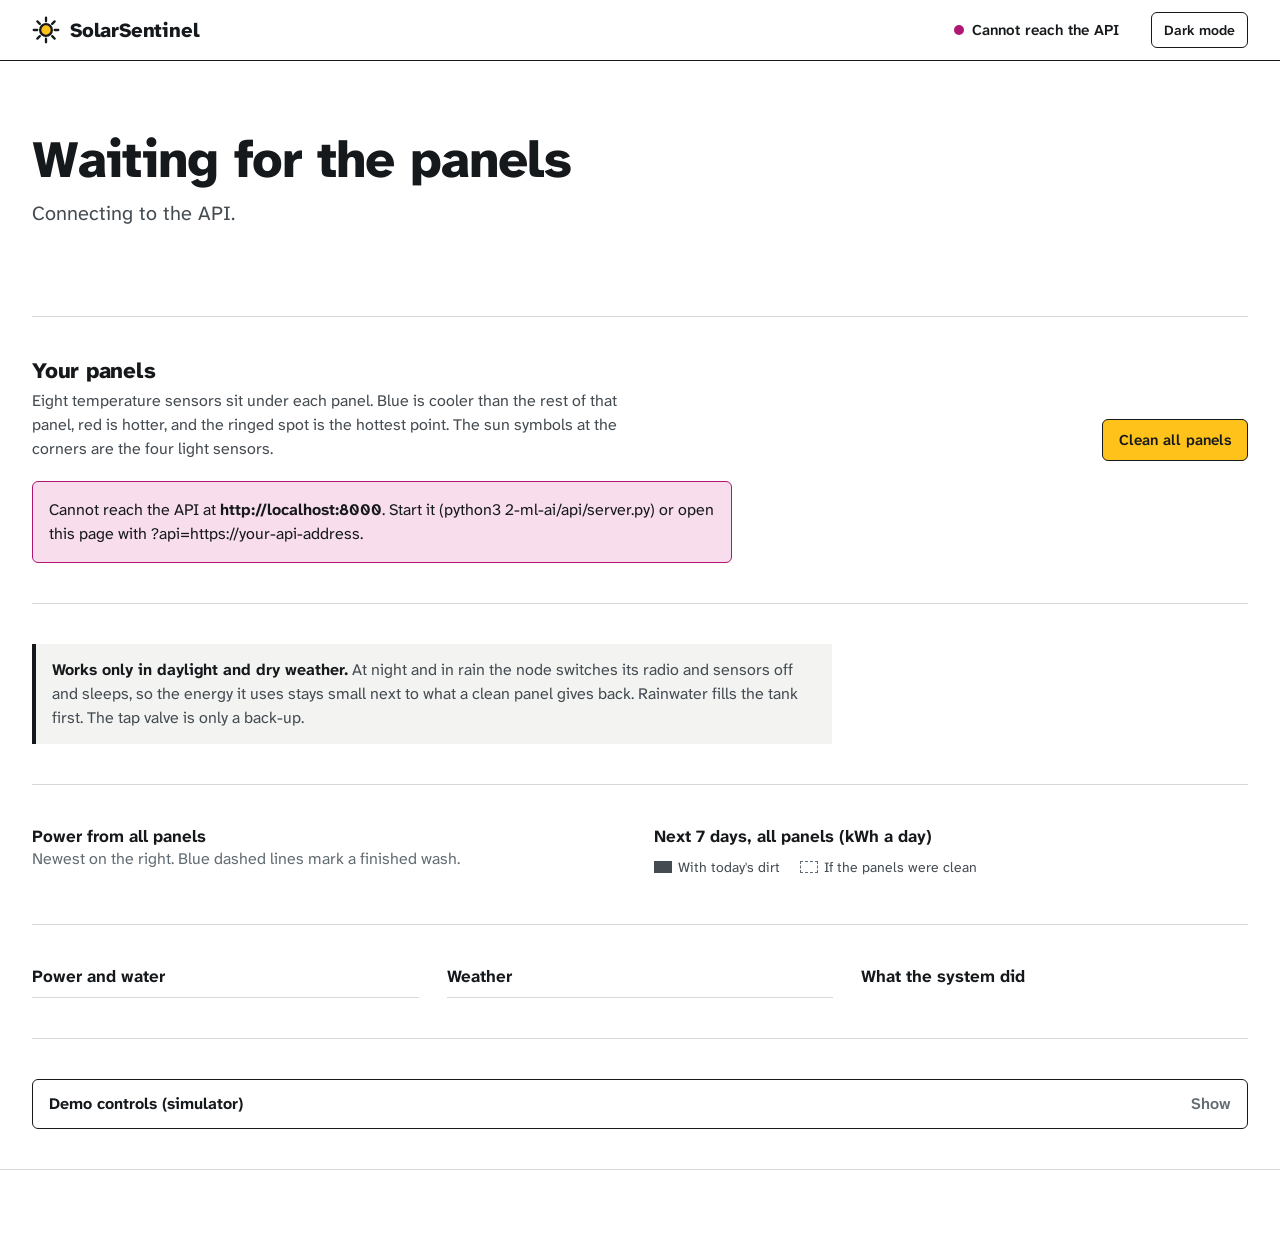
<file: 1-ui-design/webapp/index.html>
<!doctype html>
<html lang="en">
<head>
<meta charset="utf-8">
<meta name="viewport" content="width=device-width,initial-scale=1">
<title>SolarSentinel</title>
<link rel="icon" href="data:image/svg+xml,%3Csvg xmlns='http://www.w3.org/2000/svg' viewBox='0 0 24 24'%3E%3Ccircle cx='12' cy='12' r='5' fill='%23FFC21A' stroke='%2316191C' stroke-width='2'/%3E%3Cpath d='M12 1.5v3M12 19.5v3M1.5 12h3M19.5 12h3M4.6 4.6l2.1 2.1M17.3 17.3l2.1 2.1M4.6 19.4l2.1-2.1M17.3 6.7l2.1-2.1' stroke='%2316191C' stroke-width='2' stroke-linecap='round'/%3E%3C/svg%3E">
<link rel="stylesheet" href="../../shared/ss.css">
<style>
.hero{padding-block:clamp(28px,5vw,56px)}
.hero h1{font-size:clamp(30px,4.2vw,52px);line-height:1.1;font-weight:800;letter-spacing:-.02em;max-width:22ch;margin:14px 0 10px}
.hero .lede{font-size:clamp(17px,1.6vw,20px)}
.sec-h{display:flex;justify-content:space-between;align-items:flex-end;gap:16px 24px;flex-wrap:wrap;margin-bottom:20px}
.sec-h p{color:var(--ink2);max-width:62ch;margin-top:4px}
.pnl{border-top:3px solid var(--ink);padding-top:14px;min-width:0}
.pnl-h{display:flex;justify-content:space-between;align-items:center;gap:12px}
.pnl .legend{margin-top:2px}
.why{margin:14px 0;min-height:3em;overflow-wrap:anywhere}
.pnl .facts{margin-bottom:16px}
.key{display:flex;gap:20px;flex-wrap:wrap;margin-top:10px;font-size:14px;color:var(--ink2)}
.key i{display:inline-block;width:18px;height:12px;margin-right:6px;vertical-align:-1px}
.key .a{background:var(--ink2)}
.key .b{border:1.5px dashed var(--ink3)}
.ft{padding-block:28px 48px;border-top:1px solid var(--rule);color:var(--ink3);font-size:14px}
.err{padding:16px;border:1.5px solid var(--fault);border-radius:var(--r);color:var(--ink);background:var(--fault-bg);max-width:70ch}
</style>
</head>
<body>
<header class="top"><div class="wrap top-in">
  <a class="brand" href="./"><svg viewBox="0 0 24 24" aria-hidden="true"><circle cx="12" cy="12" r="5" fill="#FFC21A" stroke="currentColor" stroke-width="2"/><path d="M12 1.5v3M12 19.5v3M1.5 12h3M19.5 12h3M4.6 4.6l2.1 2.1M17.3 17.3l2.1 2.1M4.6 19.4l2.1-2.1M17.3 6.7l2.1-2.1" stroke="currentColor" stroke-width="2" stroke-linecap="round" fill="none"/></svg>SolarSentinel</a>
  <div class="top-r">
    <span class="live"><i class="dot" id="dot"></i><span id="live">Connecting…</span></span>
    <span class="clock num" id="clock"></span>
    <button class="btn sm" id="theme" type="button" aria-pressed="false">Dark mode</button>
  </div>
</div></header>

<main class="wrap">
  <section class="hero" aria-live="polite">
    <span id="h-chip"></span>
    <h1 id="h-title">Waiting for the panels</h1>
    <p class="lede" id="h-body">Connecting to the API.</p>
    <dl class="figs" id="figs"></dl>
  </section>

  <section class="sec">
    <div class="sec-h">
      <div>
        <h2 class="h2">Your panels</h2>
        <p>Eight temperature sensors sit under each panel. Blue is cooler than the rest of that panel, red is hotter, and the ringed spot is the hottest point. The sun symbols at the corners are the four light sensors.</p>
      </div>
      <button class="btn primary" id="clean-all" type="button">Clean all panels</button>
    </div>
    <div class="grid g3" id="panels"><p class="empty" id="panels-wait">Waiting for the panels…</p></div>
  </section>

  <section class="sec">
    <p class="note"><b>Works only in daylight and dry weather.</b> At night and in rain the node switches its radio and sensors off and sleeps, so the energy it uses stays small next to what a clean panel gives back. Rainwater fills the tank first. The tap valve is only a back-up.</p>
  </section>

  <section class="sec">
    <div class="grid g2">
      <div>
        <h2 class="h3">Power from all panels</h2>
        <p class="muted" style="margin-bottom:12px">Newest on the right. Blue dashed lines mark a finished wash.</p>
        <div class="chart" id="ch-power"></div>
      </div>
      <div>
        <h2 class="h3">Next 7 days, all panels (kWh a day)</h2>
        <div class="key"><span><i class="a"></i>With today's dirt</span><span><i class="b"></i>If the panels were clean</span></div>
        <div class="chart" id="ch-fc" style="margin-top:6px"></div>
      </div>
    </div>
  </section>

  <section class="sec">
    <div class="grid g3">
      <div><h2 class="h3" style="margin-bottom:10px">Power and water</h2><dl class="facts" id="f-power"></dl></div>
      <div><h2 class="h3" style="margin-bottom:10px">Weather</h2><dl class="facts" id="f-wx"></dl></div>
      <div><h2 class="h3" style="margin-bottom:10px">What the system did</h2><ul class="log" id="log"></ul></div>
    </div>
  </section>

  <section class="sec" id="demo-sec">
    <details class="drawer" id="demo">
      <summary>Demo controls (simulator)</summary>
      <div>
        <p class="hint muted" id="ctl-note" style="margin:12px 0">Waiting for the simulator…</p>
        <div id="ctl"></div>
      </div>
    </details>
  </section>
</main>
<footer><div class="wrap ft" id="foot"></div></footer>

<script src="../../shared/config.js"></script>
<script src="../../shared/ss.js"></script>
<script>
(function () {
  const $ = (id) => document.getElementById(id), nf = SS.fmt.n;
  SS.theme($('theme'));
  const demo = SS.query.get('demo');
  if (demo === '0') $('demo-sec').remove(); else if (demo === 'open') $('demo').open = true;

  const cards = {}, CHIP = { ok: 'All healthy', dust: 'Needs washing', shading: 'Shade', fault: 'Needs attention', washing: 'Washing', asleep: 'Asleep' };
  let last = null, feedState = 'connecting', flash = null;

  function press(btn, id) {
    SS.post('/api/clean', id ? { panel_id: id } : {});
    const was = btn.dataset.label || (btn.dataset.label = btn.textContent);
    btn.textContent = 'Wash requested'; clearTimeout(flash); flash = setTimeout(() => { btn.textContent = was; }, 2000);
  }
  $('clean-all').onclick = (e) => press(e.currentTarget);

  function makeCard(id) {
    const el = SS.html(`<article class="pnl"><header class="pnl-h"><h3 class="h3">${SS.esc(id)}</h3><span data-k="state"></span></header>
      <div class="pv"><div class="pv-frame"><canvas></canvas><div class="fx water"></div><div class="fx air"></div><span class="pv-tag" hidden>Asleep</span></div>
        <span class="ldr tl">${SS.sun}<b></b></span><span class="ldr tr">${SS.sun}<b></b></span><span class="ldr bl">${SS.sun}<b></b></span><span class="ldr br">${SS.sun}<b></b></span></div>
      <div class="legend" data-k="legend"></div><p class="why" data-k="why"></p>
      <dl class="facts"><div><dt>Output</dt><dd data-k="out"></dd></div><div><dt>Below expected output</dt><dd data-k="loss"></dd></div>
        <div><dt>Costs you per day</dt><dd data-k="inr"></dd></div><div><dt>Water tank</dt><dd data-k="tank"></dd></div></dl>
      <button class="btn" type="button">Clean this panel</button></article>`);
    const k = (n) => el.querySelector(`[data-k=${n}]`);
    el.querySelector('.fx.water').innerHTML = Array.from({ length: 18 }, (_, i) => `<i style="left:${(i * 5.7 + 3) % 96}%;--d:${-(i * 0.17).toFixed(2)}s"></i>`).join('');
    el.querySelector('.fx.air').innerHTML = Array.from({ length: 8 }, (_, i) => `<i style="top:${8 + i * 11}%;--d:${-(i * 0.09).toFixed(2)}s"></i>`).join('');
    const c = cards[id] = { el, k, pv: el.querySelector('.pv'), tag: el.querySelector('.pv-tag'), ldr: [...el.querySelectorAll('.ldr b')], hm: SS.heat.mount(el.querySelector('canvas')),
      water: el.querySelector('.fx.water'), air: el.querySelector('.fx.air'), btn: el.querySelector('button') };
    c.btn.onclick = () => press(c.btn, id);
    $('panels').appendChild(el);
    return c;
  }

  function updatePanel(p) {
    const c = cards[p.id] || makeCard(p.id), r = p.reading || {}, d = p.decision || {}, st = SS.panelStatus(p), asleep = st === 'asleep';
    c.k('state').innerHTML = SS.chip(st);
    if (r.temps_c) SS.heat.legend(c.k('legend'), c.hm.set(r.temps_c));
    const corners = r.ldr_corners_lux || [], mean = corners.reduce((a, b) => a + b, 0) / (corners.length || 1);
    const uneven = corners.length === 4 && (Math.max(...corners) - Math.min(...corners)) / Math.max(mean, 1) > 0.25;
    c.ldr.forEach((b, i) => { b.textContent = corners[i] == null ? '–' : Math.round(corners[i] / 1000) + 'k'; });
    c.pv.classList.toggle('uneven', uneven); c.pv.classList.toggle('asleep', asleep); c.tag.hidden = !asleep;
    c.water.classList.toggle('on', r.clean_state === 1); c.air.classList.toggle('on', r.clean_state === 2);
    c.k('why').textContent = asleep
      ? (p.sleep && p.sleep.reason === 'rain' ? 'Raining. Nothing to do: the rain is washing the panel.' : 'Dark. Saving power until the sun is up.') + (p.sleep && p.sleep.wake_s ? ` It wakes about every ${Math.round(p.sleep.wake_s / 60)} minutes to look at the sun.` : '')
      : (uneven && d.state !== 'ok' ? 'The four light sensors disagree, so this is a shadow or cloud, not dirt. ' : '') + (d.reason || 'Waiting for the first decision.');
    c.k('out').innerHTML = asleep ? 'Asleep' : `${nf((r.voltage_v || 0) * (r.current_a || 0))} W <small class="muted" style="font-weight:400">${nf(r.voltage_v || 0, 1)} V, ${nf(r.current_a || 0, 1)} A</small>`;
    c.k('loss').textContent = asleep ? '–' : nf(d.efficiency_loss_pct || 0, 1) + '%';
    c.k('inr').textContent = asleep ? '–' : SS.fmt.inr(d.loss_inr_per_day || 0);
    c.k('tank').textContent = (r.tank_level_pct < 0 || r.tank_level_pct == null ? 'No sensor' : r.tank_level_pct + '%') + (r.tap_open ? ', refilling from the tap' : '');
    c.btn.disabled = asleep;
  }

  function fact(k, v) { return `<div><dt>${k}</dt><dd>${v}</dd></div>`; }

  function draw(m) {
    last = m;
    const P = m.panels || [], site = m.site || {}, w = m.weather || {}, td = m.sim && m.sim.today;
    const nAsleep = P.filter((p) => p.mode === 'sleep').length, nOff = P.filter((p) => p.mode !== 'sleep' && p.age_s > 8).length;
    $('dot').className = 'dot ' + (!P.length ? '' : nOff ? 'bad' : nAsleep === P.length ? 'sleep' : 'ok');
    $('live').textContent = !P.length ? 'Waiting for panels' : nOff ? nOff + ' offline' : nAsleep === P.length ? 'All asleep' : P.length - nAsleep + ' of ' + P.length + ' online' + (nAsleep ? ', ' + nAsleep + ' asleep' : '');
    $('clock').textContent = m.sim ? 'Simulated site, ' + m.sim.clock : (P[0] && P[0].reading && P[0].reading.sim_clock) || new Date().toLocaleTimeString([], { hour: '2-digit', minute: '2-digit' });

    const h = SS.headline(m);
    $('h-chip').innerHTML = SS.chip(h.tone, CHIP[h.tone]);
    $('h-title').textContent = h.title; $('h-body').textContent = h.body;
    $('figs').innerHTML = [
      ['Power now', nAsleep === P.length && P.length ? 'Asleep' : `${nf(site.power_w || 0)}<small>W</small>`],
      ['Lost to dirt and faults', `${SS.fmt.inr(site.loss_inr_per_day || 0)}<small>a day</small>`],
    ].concat(td ? [['Produced today (simulated)', `${nf(td.yield_wh / 1000, 1)}<small>kWh</small>`]] : [])
     .concat([['Rain in the next 48 hours', w.raining ? 'Raining now' : w.rain_48h ? 'Expected' : 'None']])
     .map(([k, v]) => `<div><dt>${k}</dt><dd>${v}</dd></div>`).join('');

    if (P.length) { const wait = $('panels-wait'); if (wait) wait.remove(); }
    P.forEach(updatePanel);
    $('clean-all').disabled = !P.length || nAsleep === P.length;

    $('f-power').innerHTML = fact('What the node itself draws', nAsleep === P.length && P.length ? 'asleep, about 1 mW' : SS.fmt.mw(site.node_mw || 0)) +
      fact('Node energy since power-on', nf(site.node_wh || 0, 2) + ' Wh') +
      (td ? fact('Node energy today', `${nf(td.node_wh, 1)} Wh <span class="muted" style="font-weight:400">(${nf(td.always_on_wh, 1)} Wh if it never slept)</span>`) : '') +
      fact('Tap water used', nf(site.tap_l || 0, 1) + ' L' + (site.tap_open ? ', valve open now' : '')) +
      fact('Water sprayed on the panels', nf(site.spray_l || 0, 1) + ' L') +
      (td ? fact('Energy recovered by washing today', nf(td.recovered_wh, 0) + ' Wh <span class="muted" style="font-weight:400">(simulated)</span>') : '');
    $('f-wx').innerHTML = fact('Air temperature', w.ambient_c == null ? '–' : nf(w.ambient_c, 1) + ' °C') + fact('Right now', w.raining ? 'Raining' : 'Dry') +
      fact('Rain in the next 48 hours', w.rain_48h ? 'Expected' : 'None expected') + fact('Tap water valve', site.tap_open ? 'Open, refilling the tank' : 'Closed');
    $('log').innerHTML = (m.log || []).slice(-12).reverse().map((l) => `<li><time>${l.ts ? SS.fmt.time(l.ts) : SS.esc(l.t)}</time><span>${SS.esc(l.msg)}</span></li>`).join('') || '<li><span>Nothing yet.</span></li>';
    $('foot').textContent = `Decisions by: ${m.ml || 'unknown'}${m.ml_connected ? ' (ML program connected)' : ''}. Money figures use ₹${(m.econ && m.econ.tariff) || 8} per kWh and ₹${(m.econ && m.econ.clean_cost) || 2} per wash.${m.sim ? ' Readings come from the simulator.' : ''}`;

    charts();
    if (ctl) { if (m.sim) { $('ctl-note').hidden = true; ctl.update(m.sim); } else { $('ctl-note').hidden = false; $('ctl-note').textContent = 'The simulator is not connected, so there is nothing to control.'; } }
  }
  function charts() {
    if (!last || !last.site) return;
    SS.chart.line($('ch-power'), last.site.history || [], { label: 'Power from all panels over time' });
    SS.chart.bars($('ch-fc'), last.site.forecast_kwh_7d || [], last.site.forecast_clean_kwh_7d || []);
  }
  let rz; window.addEventListener('resize', () => { clearTimeout(rz); rz = setTimeout(charts, 150); });

  const ctl = $('ctl') ? SS.controls($('ctl'), (cmd, extra) => SS.post('/api/sim', Object.assign({ cmd, panel: ctl.sel }, extra))) : null;   // ?demo=0 removes the drawer, and with it the controls

  SS.feed(draw, (s) => {
    feedState = s;
    if ((s === 'offline' || s === 'retrying') && !last) {
      $('live').textContent = 'Cannot reach the API'; $('dot').className = 'dot bad';
      const w = $('panels-wait'); if (w) w.outerHTML = `<p class="err" id="panels-wait">Cannot reach the API at <b>${SS.esc(SS.api)}</b>. Start it (python3 2-ml-ai/api/server.py) or open this page with ?api=https://your-api-address.</p>`;
    }
  });
})();
</script>
</body>
</html>
</file>
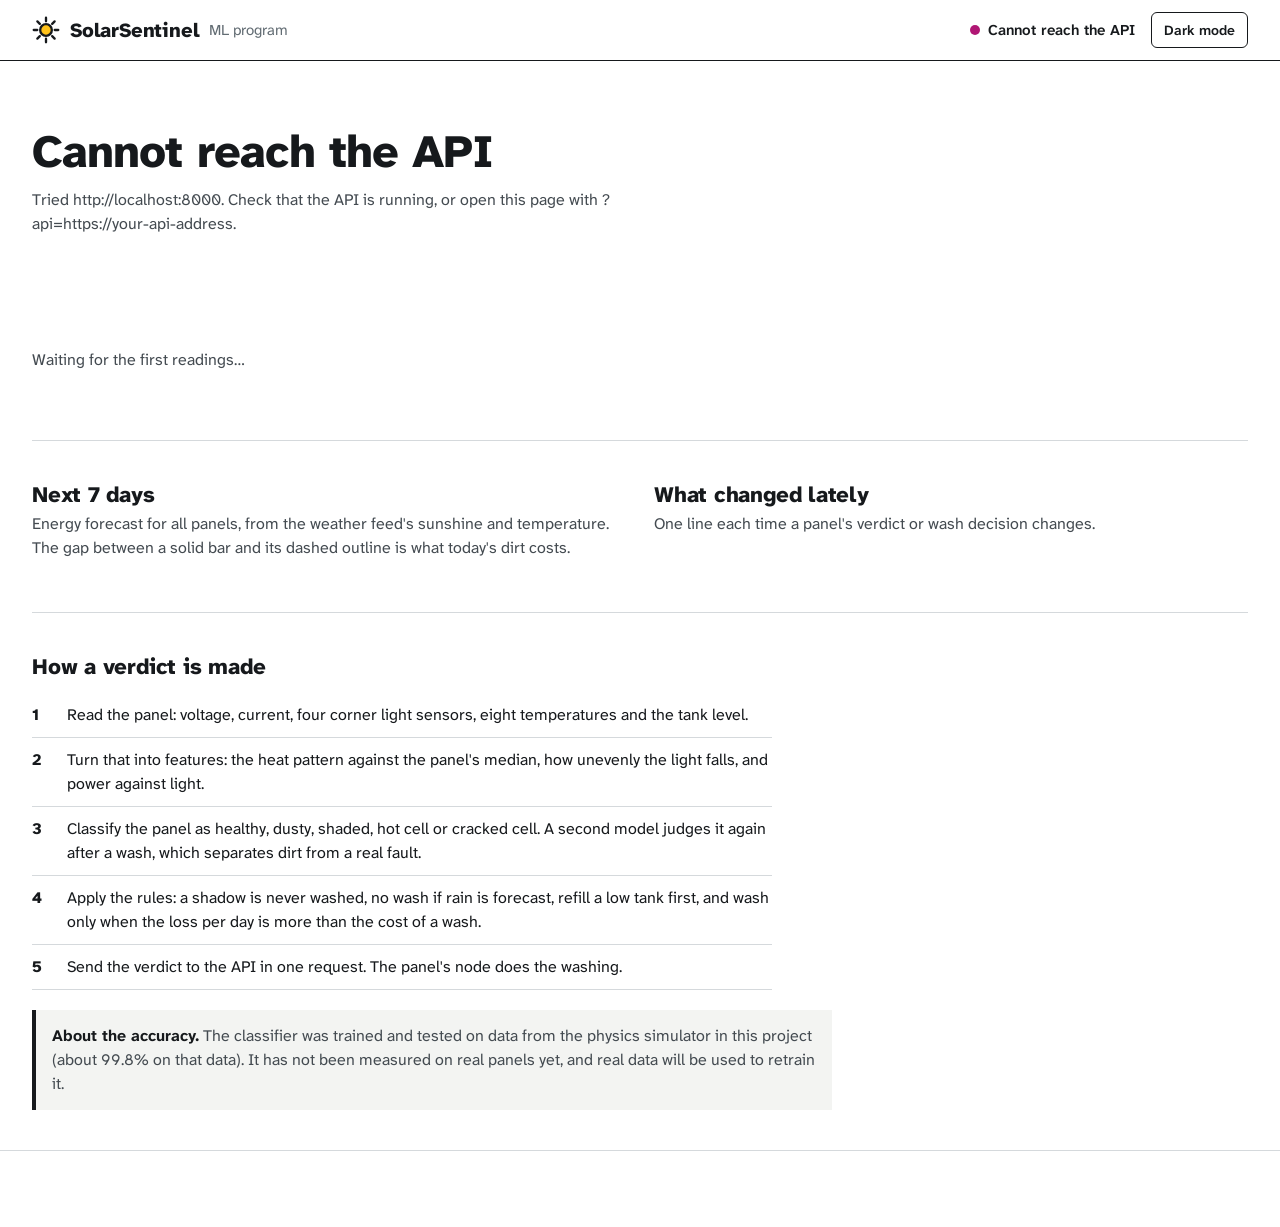
<file: 2-ml-ai/console/index.html>
<!doctype html>
<html lang="en">
<head>
<meta charset="utf-8">
<meta name="viewport" content="width=device-width,initial-scale=1">
<title>SolarSentinel ML program</title>
<link rel="icon" href="data:image/svg+xml,%3Csvg xmlns='http://www.w3.org/2000/svg' viewBox='0 0 24 24'%3E%3Ccircle cx='12' cy='12' r='5' fill='%23FFC21A' stroke='%2316191C' stroke-width='2'/%3E%3Cpath d='M12 1.5v3M12 19.5v3M1.5 12h3M19.5 12h3M4.6 4.6l2.1 2.1M17.3 17.3l2.1 2.1M4.6 19.4l2.1-2.1M17.3 6.7l2.1-2.1' stroke='%2316191C' stroke-width='2' stroke-linecap='round'/%3E%3C/svg%3E">
<link rel="stylesheet" href="../../shared/ss.css">
<style>
.who{padding-block:clamp(28px,5vw,52px)}
.who h1{font-size:clamp(28px,3.8vw,46px);line-height:1.1;font-weight:800;letter-spacing:-.02em;max-width:24ch;margin:14px 0 10px}
.row{display:grid;grid-template-columns:minmax(0,430px) minmax(0,1fr);gap:clamp(16px,3vw,44px);padding-block:26px 34px;border-top:3px solid var(--ink)}
@media(max-width:880px){.row{grid-template-columns:1fr}}
.row-h{display:flex;justify-content:space-between;align-items:center;gap:12px}
.verdict{font-size:clamp(26px,3vw,36px);font-weight:800;letter-spacing:-.02em;line-height:1.1}
.sure{color:var(--ink2);margin:4px 0 12px}
.trace{margin:16px 0}
.trace li{display:grid;grid-template-columns:20px 5.6em minmax(0,1fr);gap:10px;padding:9px 0;border-bottom:1px solid var(--rule);align-items:start}
.trace svg{width:18px;height:18px;margin-top:2px}
.trace b{font-weight:700}
.trace span{overflow-wrap:anywhere}
.rules{padding:12px 14px;border:1.5px solid var(--dust);background:var(--dust-bg);border-radius:var(--r);margin:12px 0}
.steps{counter-reset:s;max-width:74ch}
.steps li{counter-increment:s;display:grid;grid-template-columns:2.2em 1fr;padding:10px 0;border-bottom:1px solid var(--rule)}
.steps li::before{content:counter(s);font-weight:800}
.act{font-weight:700;white-space:nowrap}
.ft{padding-block:28px 48px;border-top:1px solid var(--rule);color:var(--ink3);font-size:14px}
@media(max-width:640px){
#feed tr:first-child{display:none}
#feed,#feed tbody{display:block}
#feed tr{display:grid;grid-template-columns:auto auto minmax(0,1fr) auto;gap:2px 12px;align-items:center;padding:9px 0;border-bottom:1px solid var(--rule)}
#feed td{padding:0;border:0}
#feed td:last-child{grid-column:1/-1;color:var(--ink2)}
}
</style>
</head>
<body>
<header class="top"><div class="wrap top-in">
  <a class="brand" href="./"><svg viewBox="0 0 24 24" aria-hidden="true"><circle cx="12" cy="12" r="5" fill="#FFC21A" stroke="currentColor" stroke-width="2"/><path d="M12 1.5v3M12 19.5v3M1.5 12h3M19.5 12h3M4.6 4.6l2.1 2.1M17.3 17.3l2.1 2.1M4.6 19.4l2.1-2.1M17.3 6.7l2.1-2.1" stroke="currentColor" stroke-width="2" stroke-linecap="round" fill="none"/></svg>SolarSentinel <small>ML program</small></a>
  <div class="top-r">
    <span class="live"><i class="dot" id="dot"></i><span id="live">Connecting…</span></span>
    <button class="btn sm" id="theme" type="button" aria-pressed="false">Dark mode</button>
  </div>
</div></header>

<main class="wrap">
  <section class="who" aria-live="polite">
    <span id="w-chip"></span>
    <h1 id="w-title">Connecting to the API</h1>
    <p class="lede" id="w-body"></p>
    <dl class="figs" id="figs"></dl>
  </section>

  <section class="sec" style="padding-top:0;border-top:0">
    <div id="rows"><p class="empty" id="rows-wait">Waiting for the first readings…</p></div>
  </section>

  <section class="sec">
    <div class="grid g2">
      <div>
        <h2 class="h2">Next 7 days</h2>
        <p class="lede" style="margin:4px 0 12px">Energy forecast for all panels, from the weather feed's sunshine and temperature. The gap between a solid bar and its dashed outline is what today's dirt costs.</p>
        <div class="chart" id="ch-fc"></div>
      </div>
      <div>
        <h2 class="h2">What changed lately</h2>
        <p class="lede" style="margin:4px 0 12px">One line each time a panel's verdict or wash decision changes.</p>
        <div class="scroll"><table id="feed"></table></div>
      </div>
    </div>
  </section>

  <section class="sec">
    <h2 class="h2">How a verdict is made</h2>
    <ol class="steps" style="margin-top:12px">
      <li><span>Read the panel: voltage, current, four corner light sensors, eight temperatures and the tank level.</span></li>
      <li><span>Turn that into features: the heat pattern against the panel's median, how unevenly the light falls, and power against light.</span></li>
      <li><span>Classify the panel as healthy, dusty, shaded, hot cell or cracked cell. A second model judges it again after a wash, which separates dirt from a real fault.</span></li>
      <li><span>Apply the rules: a shadow is never washed, no wash if rain is forecast, refill a low tank first, and wash only when the loss per day is more than the cost of a wash.</span></li>
      <li><span>Send the verdict to the API in one request. The panel's node does the washing.</span></li>
    </ol>
    <p class="note" style="margin-top:20px"><b>About the accuracy.</b> The classifier was trained and tested on data from the physics simulator in this project (about 99.8% on that data). It has not been measured on real panels yet, and real data will be used to retrain it.</p>
  </section>
</main>
<footer><div class="wrap ft" id="foot"></div></footer>

<script src="../../shared/config.js"></script>
<script src="../../shared/ss.js"></script>
<script>
(function () {
  const $ = (id) => document.getElementById(id), nf = SS.fmt.n;
  SS.theme($('theme'));
  const ICON = {
    y: '<svg viewBox="0 0 16 16" role="img" aria-label="passes"><circle cx="8" cy="8" r="8" fill="var(--ok)"/><path d="M4.5 8.5l2.4 2.4 4.6-5" stroke="#fff" stroke-width="2" fill="none" stroke-linecap="round" stroke-linejoin="round"/></svg>',
    n: '<svg viewBox="0 0 16 16" role="img" aria-label="blocks the wash"><circle cx="8" cy="8" r="8" fill="var(--fault)"/><path d="M5.2 5.2l5.6 5.6M10.8 5.2l-5.6 5.6" stroke="#fff" stroke-width="2" fill="none" stroke-linecap="round"/></svg>',
    i: '<svg viewBox="0 0 16 16" role="img" aria-label="information"><circle cx="8" cy="8" r="3.5" fill="var(--ink3)"/></svg>',
    s: '<svg viewBox="0 0 16 16" role="img" aria-label="no wash"><circle cx="8" cy="8" r="8" fill="var(--ink2)"/><path d="M4.5 8h7" stroke="var(--paper)" stroke-width="2" stroke-linecap="round"/></svg>',
  };
  const rows = {};
  let last = null;

  function makeRow(id) {
    const el = SS.html(`<article class="row"><div>
        <div class="row-h"><h2 class="h2">${SS.esc(id)}</h2><span data-k="state"></span></div>
        <div class="pv"><div class="pv-frame"><canvas></canvas><span class="pv-tag" hidden>Asleep</span></div>
          <span class="ldr tl">${SS.sun}<b></b></span><span class="ldr tr">${SS.sun}<b></b></span><span class="ldr bl">${SS.sun}<b></b></span><span class="ldr br">${SS.sun}<b></b></span></div>
        <div class="legend" data-k="legend"></div></div>
      <div><p class="verdict" data-k="verdict">Waiting</p><p class="sure" data-k="sure"></p><p data-k="why"></p>
        <div class="rules" data-k="rules" hidden></div><ul class="trace" data-k="trace"></ul>
        <dl class="facts"><div><dt>Below expected output</dt><dd data-k="loss"></dd></div><div><dt>Costs per day</dt><dd data-k="inr"></dd></div>
          <div><dt>Corner light differs by</dt><dd data-k="spread"></dd></div><div><dt>Model time</dt><dd data-k="ms"></dd></div></dl></div></article>`);
    const k = (n) => el.querySelector(`[data-k=${n}]`);
    const c = rows[id] = { el, k, pv: el.querySelector('.pv'), tag: el.querySelector('.pv-tag'), ldr: [...el.querySelectorAll('.ldr b')], hm: SS.heat.mount(el.querySelector('canvas')) };
    $('rows').appendChild(el);
    return c;
  }

  function updateRow(p) {
    const c = rows[p.id] || makeRow(p.id), r = p.reading || {}, d = p.decision || {}, st = SS.panelStatus(p), asleep = st === 'asleep';
    c.k('state').innerHTML = SS.chip(st);
    if (r.temps_c) SS.heat.legend(c.k('legend'), c.hm.set(r.temps_c));
    const cs = r.ldr_corners_lux || [];
    c.ldr.forEach((b, i) => { b.textContent = cs[i] == null ? '–' : Math.round(cs[i] / 1000) + 'k'; });
    c.pv.classList.toggle('asleep', asleep); c.tag.hidden = !asleep;
    const ml = p.source === 'ml';
    c.k('verdict').textContent = !d.state ? 'Waiting' : asleep ? 'No analysis while asleep' : d.clean_now ? 'Wash now' : 'No wash';
    c.k('sure').textContent = !d.state ? '' : `${SS.STATE[d.state] || d.state}${d.model_score_pct ? ', ' + Math.round(d.model_score_pct) + '% sure' : ''}${d.diagnosis_stage ? ' (' + (d.diagnosis_stage === 'after_cleaning' ? 'after-wash' : 'before-wash') + ' model)' : ''}`;
    c.k('why').textContent = d.reason || '';
    const rl = c.k('rules'); rl.hidden = ml || !d.state; rl.innerHTML = '<b>Built-in rules decided this one.</b> The ML program has not answered for this panel, so the API used its simple fall-back rules. The demo keeps working.';
    c.k('trace').innerHTML = (ml && d.trace ? d.trace : []).map((t) => `<li>${t.step === 'Decision' ? (t.ok ? ICON.y : ICON.s) : t.ok === true ? ICON.y : t.ok === false ? ICON.n : ICON.i}<b>${SS.esc(t.step)}</b><span>${SS.esc(t.text)}</span></li>`).join('');
    c.k('loss').textContent = d.state ? nf(d.efficiency_loss_pct || 0, 1) + '%' : '–';
    c.k('inr').textContent = d.state ? SS.fmt.inr(d.loss_inr_per_day || 0) : '–';
    c.k('spread').textContent = d.light_spread_pct == null ? '–' : nf(d.light_spread_pct, 0) + '%';
    c.k('ms').textContent = d.model_ms == null ? '–' : d.model_ms + ' ms';
  }

  function draw(m) {
    last = m;
    const P = m.panels || [], feed = m.feed || [], anyMl = P.some((p) => p.source === 'ml');
    const ages = P.map((p) => p.ml_age_s).filter((x) => x != null), age = ages.length ? Math.min(...ages) : null;
    const ms = Math.max(0, ...P.map((p) => (p.source === 'ml' && p.decision && p.decision.model_ms) || 0));
    $('dot').className = 'dot ' + (m.ml_connected ? 'ok' : 'bad');
    $('live').textContent = m.ml_connected ? 'ML program connected' : 'ML program offline';
    $('w-chip').innerHTML = SS.chip(anyMl ? 'ok' : 'dust', anyMl ? 'ML model deciding' : 'Built-in rules deciding');
    $('w-title').textContent = anyMl ? 'The ML program is making the decisions' : m.ml_connected ? 'The ML program is connected and waiting' : 'The ML program is offline';
    $('w-body').textContent = anyMl ? 'Each reading goes to the model, which sends a verdict back. The Mac washes a panel only when the verdict says so.'
      : m.ml_connected ? 'It will answer as soon as a panel sends a reading. Panels that are asleep send nothing.'
      : 'The API is using its built-in rules, so the demo keeps working. Start the ML program with: python ml_worker.py --api ' + SS.api;
    $('figs').innerHTML = [['Last verdict', age == null ? 'none yet' : SS.fmt.ago(age)], ['Model time', ms ? `${ms}<small>ms</small>` : '–'], ['Washes ordered', String(feed.filter((f) => f.clean_now).length)]]
      .map(([k, v]) => `<div><dt>${k}</dt><dd>${v}</dd></div>`).join('');
    if (P.length) { const w = $('rows-wait'); if (w) w.remove(); }
    P.forEach(updateRow);
    $('feed').innerHTML = '<tr><th>Time</th><th>Panel</th><th>Verdict</th><th>Action</th><th>Why</th></tr>' +
      feed.slice().reverse().slice(0, 12).map((f) => `<tr><td>${SS.fmt.time(f.ts)}</td><td>${SS.esc(f.panel)}</td><td>${SS.chip(f.state)}</td><td class="act">${f.clean_now ? 'Wash now' : 'No wash'}</td><td>${SS.esc(f.reason)}${f.source === 'rules' ? ' <span class="muted">(built-in rules)</span>' : ''}</td></tr>`).join('');
    $('foot').textContent = `API ${SS.api}. Money figures use ₹${(m.econ && m.econ.tariff) || 8} per kWh and ₹${(m.econ && m.econ.clean_cost) || 2} per wash.`;
    charts();
  }
  function charts() { if (last && last.site) SS.chart.bars($('ch-fc'), last.site.forecast_kwh_7d || [], last.site.forecast_clean_kwh_7d || []); }
  let rz; window.addEventListener('resize', () => { clearTimeout(rz); rz = setTimeout(charts, 150); });

  SS.feed(draw, (s) => {
    if ((s === 'offline' || s === 'retrying') && !last) { $('live').textContent = 'Cannot reach the API'; $('dot').className = 'dot bad'; $('w-title').textContent = 'Cannot reach the API'; $('w-body').textContent = 'Tried ' + SS.api + '. Check that the API is running, or open this page with ?api=https://your-api-address.'; }
  });
})();
</script>
</body>
</html>
</file>
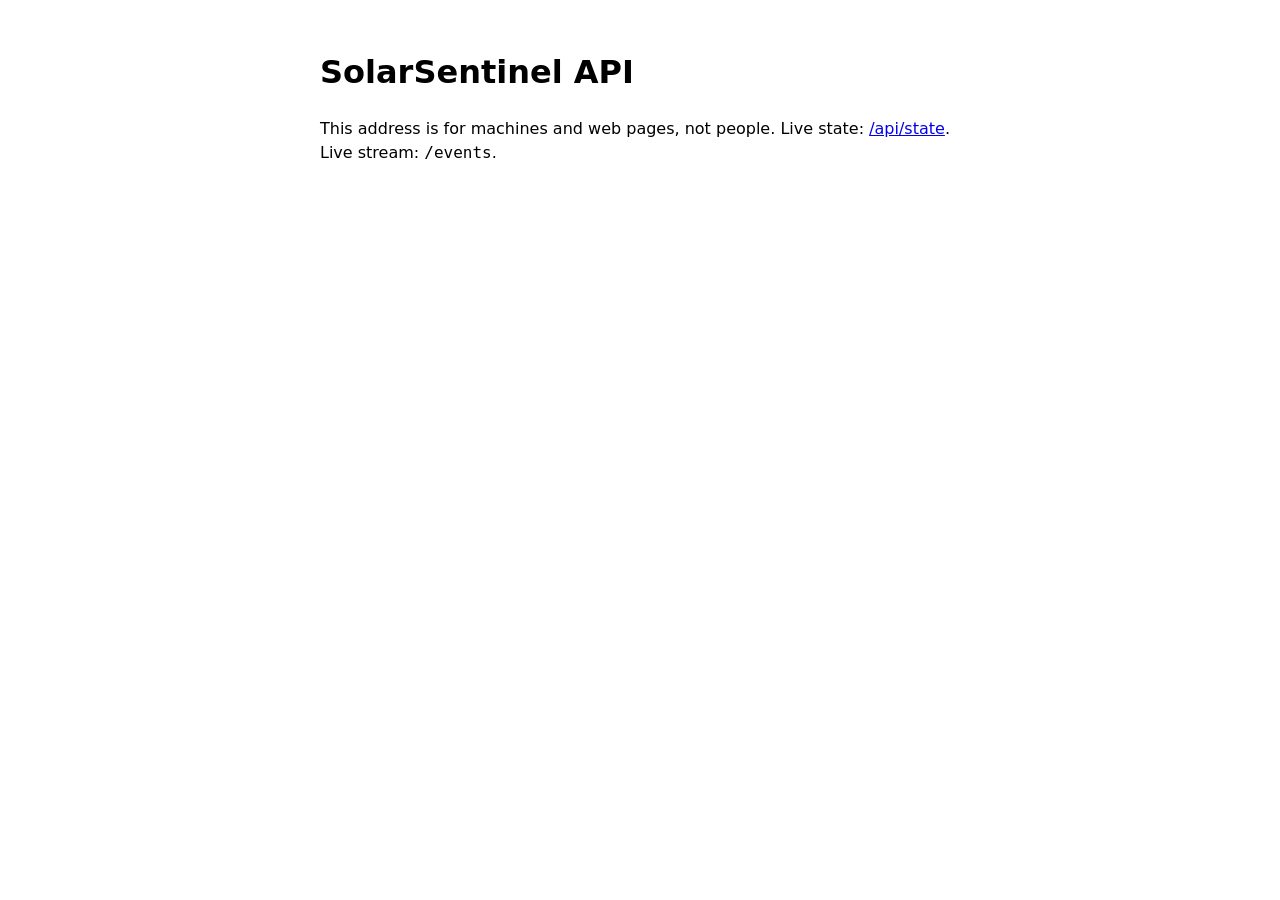
<file: cloud/api/public/index.html>
<!doctype html>
<meta charset="utf-8"><meta name="viewport" content="width=device-width,initial-scale=1">
<title>SolarSentinel API</title>
<body style="font:16px/1.5 system-ui,sans-serif;max-width:40rem;margin:3rem auto;padding:0 1rem">
<h1>SolarSentinel API</h1>
<p>This address is for machines and web pages, not people. Live state: <a href="/api/state">/api/state</a>. Live stream: <code>/events</code>.</p>
</file>
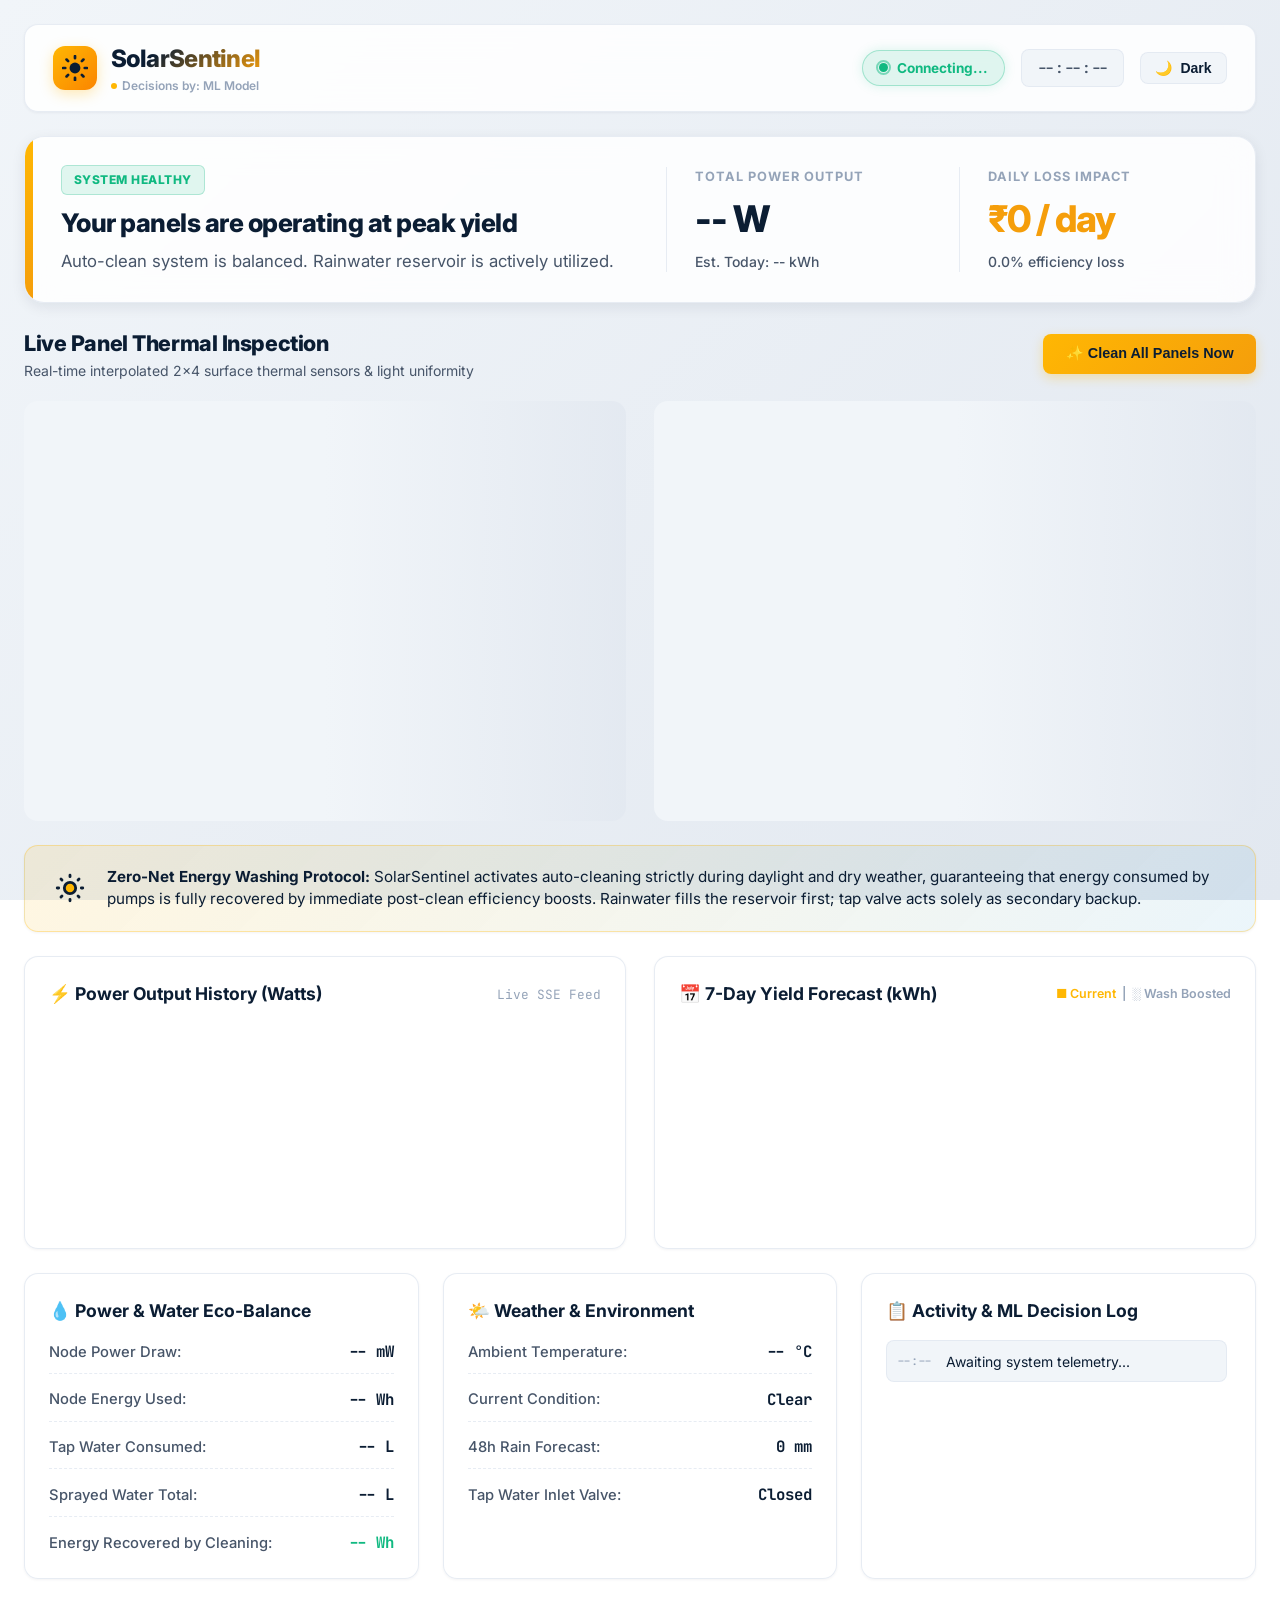
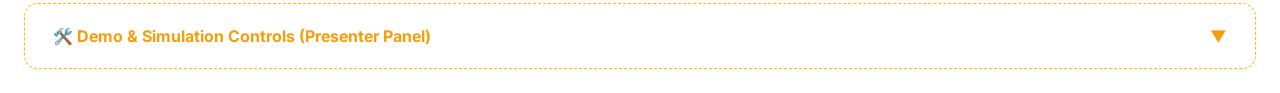
<file: 1-ui-design/solarsentinel_enterprise_dashboard(1).html>
<!DOCTYPE html>
<html lang="en">
<head>
    <meta charset="UTF-8">
    <meta name="viewport" content="width=device-width, initial-scale=1.0">
    <title>SolarSentinel - Smart Solar Monitor & Auto-Cleaner</title>
    <!-- Google Fonts Inter -->
    <link rel="preconnect" href="https://fonts.googleapis.com">
    <link rel="preconnect" href="https://fonts.gstatic.com" crossorigin>
    <link href="https://fonts.googleapis.com/css2?family=Inter:wght@300;400;500;600;700;800&family=JetBrains+Mono:wght@500;600&display=swap" rel="stylesheet">
    
    <style>
        :root {
            --bg-page: #F8FAFC;
            --bg-page-gradient: linear-gradient(135deg, #F1F5F9 0%, #E2E8F0 100%);
            --bg-card: rgba(255, 255, 255, 0.85);
            --bg-card-solid: #FFFFFF;
            --bg-card-subtle: #F1F5F9;
            --border-color: rgba(226, 232, 240, 0.8);
            --border-color-strong: #CBD5E1;
            
            --text-primary: #0B1D33;
            --text-secondary: #475569;
            --text-muted: #94A3B8;

            --accent-amber: #FFB703;
            --accent-amber-glow: rgba(255, 183, 3, 0.3);
            --accent-gold: #F59E0B;
            --accent-amber-hover: #FB8500;
            --accent-blue: #0284C7;
            --accent-cyan: #06B6D4;
            
            --status-green: #10B981;
            --status-green-bg: rgba(16, 185, 129, 0.12);
            --status-red: #EF4444;
            --status-red-bg: rgba(239, 68, 68, 0.12);
            --status-amber: #F59E0B;
            --status-amber-bg: rgba(245, 158, 11, 0.12);
            --status-purple: #8B5CF6;
            --status-purple-bg: rgba(139, 92, 246, 0.12);

            --shadow-sm: 0 1px 3px rgba(11, 29, 51, 0.05);
            --shadow-md: 0 4px 14px rgba(11, 29, 51, 0.08);
            --shadow-lg: 0 12px 28px rgba(11, 29, 51, 0.12);
            
            --radius-sm: 8px;
            --radius-md: 14px;
            --radius-lg: 20px;
            --font-main: 'Inter', -apple-system, BlinkMacSystemFont, sans-serif;
            --font-mono: 'JetBrains Mono', monospace;
        }

        .dark {
            --bg-page: #070F1E;
            --bg-page-gradient: linear-gradient(135deg, #050B15 0%, #0B1B32 100%);
            --bg-card: rgba(11, 29, 51, 0.75);
            --bg-card-solid: #0B1D33;
            --bg-card-subtle: #112744;
            --border-color: rgba(30, 58, 95, 0.6);
            --border-color-strong: #1E3A5F;
            
            --text-primary: #F8FAFC;
            --text-secondary: #94A3B8;
            --text-muted: #64748B;

            --shadow-sm: 0 1px 3px rgba(0, 0, 0, 0.3);
            --shadow-md: 0 6px 18px rgba(0, 0, 0, 0.4);
            --shadow-lg: 0 16px 36px rgba(0, 0, 0, 0.55);
        }

        * {
            box-sizing: border-box;
            margin: 0;
            padding: 0;
            transition: background-color 0.25s ease, border-color 0.25s ease, color 0.25s ease, transform 0.2s ease, box-shadow 0.2s ease;
        }

        body {
            font-family: var(--font-main);
            background: var(--bg-page-gradient);
            background-attachment: fixed;
            color: var(--text-primary);
            line-height: 1.5;
            font-size: 16px;
            padding: 1.5rem;
            min-height: 100vh;
            -webkit-font-smoothing: antialiased;
        }

        .app-container {
            max-width: 1440px;
            margin: 0 auto;
            display: flex;
            flex-direction: column;
            gap: 1.5rem;
        }

        /* Glassmorphism Surface Base */
        .glass-panel {
            background: var(--bg-card);
            backdrop-filter: blur(16px);
            -webkit-backdrop-filter: blur(16px);
            border: 1px solid var(--border-color);
            border-radius: var(--radius-md);
            box-shadow: var(--shadow-sm);
        }

        /* Top Header */
        header {
            display: flex;
            justify-content: space-between;
            align-items: center;
            padding: 1rem 1.75rem;
            flex-wrap: wrap;
            gap: 1.25rem;
        }

        .brand-logo {
            display: flex;
            align-items: center;
            gap: 0.85rem;
        }

        .brand-icon-wrapper {
            width: 44px;
            height: 44px;
            border-radius: 12px;
            background: linear-gradient(135deg, #FFB703 0%, #FB8500 100%);
            display: flex;
            align-items: center;
            justify-content: center;
            box-shadow: 0 4px 14px var(--accent-amber-glow);
        }

        .brand-icon-wrapper svg {
            width: 26px;
            height: 26px;
            fill: #0B1D33;
        }

        .brand-text h1 {
            font-size: 1.5rem;
            font-weight: 800;
            letter-spacing: -0.03em;
            background: linear-gradient(135deg, var(--text-primary) 30%, var(--accent-gold) 100%);
            -webkit-background-clip: text;
            -webkit-text-fill-color: transparent;
        }

        .decision-chip {
            font-size: 0.75rem;
            font-weight: 600;
            color: var(--text-muted);
            display: flex;
            align-items: center;
            gap: 0.35rem;
        }

        .decision-chip::before {
            content: '';
            width: 6px;
            height: 6px;
            border-radius: 50%;
            background-color: var(--accent-amber);
        }

        .header-controls {
            display: flex;
            align-items: center;
            gap: 1rem;
            flex-wrap: wrap;
        }

        .status-pill {
            display: flex;
            align-items: center;
            gap: 0.6rem;
            padding: 0.45rem 1rem;
            border-radius: 9999px;
            font-size: 0.85rem;
            font-weight: 700;
            background: var(--status-green-bg);
            color: var(--status-green);
            border: 1px solid rgba(16, 185, 129, 0.3);
            box-shadow: 0 0 12px rgba(16, 185, 129, 0.15);
        }

        .status-pill.offline {
            background: var(--status-red-bg);
            color: var(--status-red);
            border-color: rgba(239, 68, 68, 0.3);
            box-shadow: 0 0 12px rgba(239, 68, 68, 0.15);
        }

        .status-pill.asleep {
            background: rgba(59, 130, 246, 0.12);
            color: var(--accent-blue);
            border-color: rgba(2, 132, 199, 0.3);
            box-shadow: 0 0 12px rgba(2, 132, 199, 0.15);
        }

        .status-dot-pulse {
            width: 9px;
            height: 9px;
            border-radius: 50%;
            background-color: currentColor;
            position: relative;
        }

        .status-dot-pulse::after {
            content: '';
            position: absolute;
            inset: -3px;
            border-radius: 50%;
            border: 2px solid currentColor;
            opacity: 0.5;
            animation: pulse-ring 1.8s cubic-bezier(0.215, 0.61, 0.355, 1) infinite;
        }

        @keyframes pulse-ring {
            0% { transform: scale(0.8); opacity: 0.8; }
            100% { transform: scale(2.2); opacity: 0; }
        }

        .site-clock-badge {
            font-family: var(--font-mono);
            font-size: 0.9rem;
            font-weight: 600;
            color: var(--text-secondary);
            background: var(--bg-card-subtle);
            padding: 0.45rem 0.9rem;
            border-radius: var(--radius-sm);
            border: 1px solid var(--border-color);
        }

        .theme-toggle-btn {
            background: var(--bg-card-subtle);
            border: 1px solid var(--border-color);
            color: var(--text-primary);
            padding: 0.45rem 0.9rem;
            border-radius: var(--radius-sm);
            cursor: pointer;
            font-weight: 600;
            font-size: 0.875rem;
            display: flex;
            align-items: center;
            gap: 0.5rem;
        }

        .theme-toggle-btn:hover {
            border-color: var(--accent-amber);
            transform: translateY(-1px);
        }

        /* Hero Banner Section */
        .hero-banner {
            border-radius: var(--radius-lg);
            padding: 1.75rem 2.25rem;
            display: grid;
            grid-template-columns: 2.2fr 1fr 1fr;
            gap: 2rem;
            align-items: center;
            position: relative;
            overflow: hidden;
            box-shadow: var(--shadow-md);
            border: 1px solid var(--border-color);
        }

        .hero-banner::before {
            content: '';
            position: absolute;
            top: 0;
            left: 0;
            width: 8px;
            height: 100%;
            background: linear-gradient(180deg, var(--accent-amber) 0%, var(--accent-gold) 100%);
        }

        .hero-main h2 {
            font-size: 1.6rem;
            font-weight: 800;
            letter-spacing: -0.02em;
            margin-bottom: 0.4rem;
        }

        .hero-main p {
            color: var(--text-secondary);
            font-size: 1.05rem;
        }

        .hero-metric-card {
            display: flex;
            flex-direction: column;
            gap: 0.3rem;
            border-left: 1px solid var(--border-color);
            padding-left: 1.75rem;
        }

        .hero-metric-card .label {
            font-size: 0.8rem;
            font-weight: 700;
            text-transform: uppercase;
            letter-spacing: 0.08em;
            color: var(--text-muted);
        }

        .hero-metric-card .val {
            font-size: 2.3rem;
            font-weight: 800;
            letter-spacing: -0.03em;
            color: var(--text-primary);
        }

        .hero-metric-card .sub {
            font-size: 0.875rem;
            color: var(--text-secondary);
            font-weight: 500;
        }

        /* Status Badges */
        .badge {
            padding: 0.3rem 0.75rem;
            border-radius: 6px;
            font-size: 0.75rem;
            font-weight: 800;
            letter-spacing: 0.04em;
            text-transform: uppercase;
            display: inline-flex;
            align-items: center;
            gap: 0.35rem;
        }

        .badge-ok { background: var(--status-green-bg); color: var(--status-green); border: 1px solid rgba(16, 185, 129, 0.25); }
        .badge-dust { background: var(--status-amber-bg); color: var(--status-amber); border: 1px solid rgba(245, 158, 11, 0.25); }
        .badge-hotspot { background: var(--status-red-bg); color: var(--status-red); border: 1px solid rgba(239, 68, 68, 0.25); }
        .badge-shading { background: var(--status-purple-bg); color: var(--status-purple); border: 1px solid rgba(139, 92, 246, 0.25); }
        .badge-fault { background: var(--status-red-bg); color: var(--status-red); border: 1px solid rgba(239, 68, 68, 0.3); }

        /* Buttons */
        .btn {
            background: linear-gradient(135deg, #FFB703 0%, #F59E0B 100%);
            color: #0B1D33;
            font-weight: 800;
            border: none;
            padding: 0.7rem 1.4rem;
            border-radius: var(--radius-sm);
            cursor: pointer;
            box-shadow: 0 4px 12px var(--accent-amber-glow);
            display: inline-flex;
            align-items: center;
            justify-content: center;
            gap: 0.5rem;
            font-size: 0.9rem;
        }

        .btn:hover {
            transform: translateY(-2px);
            box-shadow: 0 6px 18px rgba(255, 183, 3, 0.45);
        }

        .btn:active {
            transform: translateY(0);
        }

        .btn-secondary {
            background: var(--bg-card-subtle);
            border: 1px solid var(--border-color);
            color: var(--text-primary);
            box-shadow: none;
        }

        .btn-secondary:hover {
            border-color: var(--accent-amber);
            background: var(--bg-card-solid);
            box-shadow: var(--shadow-sm);
        }

        /* Layout Grids */
        .grid-2 {
            display: grid;
            grid-template-columns: repeat(auto-fit, minmax(500px, 1fr));
            gap: 1.75rem;
        }

        .grid-3 {
            display: grid;
            grid-template-columns: repeat(auto-fit, minmax(340px, 1fr));
            gap: 1.5rem;
        }

        /* Panel Card & Centerpiece Thermal Heatmap */
        .panel-card {
            padding: 1.75rem;
            display: flex;
            flex-direction: column;
            gap: 1.25rem;
            box-shadow: var(--shadow-lg);
            border: 1px solid var(--border-color-strong);
            position: relative;
        }

        .panel-card-header {
            display: flex;
            justify-content: space-between;
            align-items: center;
        }

        .panel-meta-title {
            display: flex;
            align-items: center;
            gap: 0.75rem;
        }

        /* Realistic Solar Panel Frame & Canvas Outer Shell */
        .panel-hardware-frame {
            position: relative;
            background: linear-gradient(145deg, #1A2638 0%, #0D1624 100%);
            padding: 14px;
            border-radius: var(--radius-md);
            border: 2px solid #334155;
            box-shadow: inset 0 0 10px rgba(0,0,0,0.8), 0 8px 24px rgba(0,0,0,0.35);
        }

        /* Aluminum corner brackets */
        .panel-corner-bracket {
            position: absolute;
            width: 14px;
            height: 14px;
            border-color: #64748B;
            border-style: solid;
            pointer-events: none;
            z-index: 10;
        }
        .bracket-tl { top: 4px; left: 4px; border-width: 2px 0 0 2px; }
        .bracket-tr { top: 4px; right: 4px; border-width: 2px 2px 0 0; }
        .bracket-bl { bottom: 4px; left: 4px; border-width: 0 0 2px 2px; }
        .bracket-br { bottom: 4px; right: 4px; border-width: 0 2px 2px 0; }

        .heatmap-container {
            position: relative;
            width: 100%;
            aspect-ratio: 1.75 / 1;
            background: #020610;
            border-radius: var(--radius-sm);
            overflow: hidden;
            border: 1px solid #1E293B;
        }

        /* Glass Surface Reflection & Sheen */
        .glass-sheen {
            position: absolute;
            inset: 0;
            background: linear-gradient(135deg, rgba(255, 255, 255, 0.12) 0%, rgba(255, 255, 255, 0.03) 35%, transparent 60%);
            pointer-events: none;
            z-index: 5;
        }

        canvas.heatmap-canvas {
            width: 100%;
            height: 100%;
            display: block;
        }

        /* Floating Thermal Gradient Scale Legend */
        .thermal-legend-bar {
            position: absolute;
            bottom: 12px;
            right: 14px;
            background: rgba(7, 15, 30, 0.92);
            backdrop-filter: blur(8px);
            border: 1px solid rgba(255, 255, 255, 0.2);
            border-radius: 6px;
            padding: 5px 10px;
            display: flex;
            align-items: center;
            gap: 8px;
            z-index: 8;
            font-size: 0.7rem;
            font-family: var(--font-mono);
            color: #E2E8F0;
            box-shadow: 0 4px 12px rgba(0,0,0,0.5);
        }

        .legend-gradient-spectrum {
            width: 90px;
            height: 8px;
            border-radius: 3px;
            background: linear-gradient(90deg, 
                rgb(0, 50, 180) 0%, 
                rgb(0, 200, 255) 20%, 
                rgb(0, 255, 120) 40%, 
                rgb(255, 220, 0) 60%, 
                rgb(255, 100, 0) 80%, 
                rgb(255, 255, 255) 100%
            );
            border: 1px solid rgba(255,255,255,0.3);
        }

        /* Thermal Corner Lux Sensors */
        .corner-lux {
            position: absolute;
            font-size: 0.72rem;
            font-family: var(--font-mono);
            font-weight: 700;
            background: rgba(11, 29, 51, 0.92);
            color: #E2E8F0;
            padding: 4px 9px;
            border-radius: 6px;
            pointer-events: none;
            border: 1px solid rgba(255, 255, 255, 0.2);
            backdrop-filter: blur(6px);
            z-index: 7;
        }
        
        .corner-lux.uneven {
            border-color: var(--accent-amber);
            color: var(--accent-amber);
            background: rgba(245, 158, 11, 0.3);
            box-shadow: 0 0 12px rgba(245, 158, 11, 0.4);
        }
        
        .lux-tl { top: 12px; left: 12px; }
        .lux-tr { top: 12px; right: 12px; }
        .lux-bl { bottom: 12px; left: 12px; }
        .lux-br { bottom: 12px; left: 12px; }

        /* Animation Overlays (Clean States) */
        .clean-overlay {
            position: absolute;
            inset: 0;
            pointer-events: none;
            opacity: 0;
            transition: opacity 0.4s ease;
            z-index: 6;
        }

        .clean-overlay.active-wash {
            opacity: 1;
            background: radial-gradient(circle, rgba(56, 189, 248, 0.45) 0%, rgba(2, 132, 199, 0.6) 100%);
            animation: wash-wave 1.2s infinite alternate ease-in-out;
        }

        .clean-overlay.active-dry {
            opacity: 1;
            background: repeating-linear-gradient(45deg, rgba(255,255,255,0.18), rgba(255,255,255,0.18) 15px, transparent 15px, transparent 30px);
            animation: dry-wind 1.5s linear infinite;
        }

        @keyframes wash-wave {
            0% { filter: contrast(100%) brightness(100%); }
            100% { filter: contrast(130%) brightness(120%); }
        }

        @keyframes dry-wind {
            from { background-position: 0 0; }
            to { background-position: 60px 0; }
        }

        .panel-metrics-grid {
            display: grid;
            grid-template-columns: repeat(3, 1fr);
            gap: 0.75rem;
            background: var(--bg-card-subtle);
            padding: 0.9rem;
            border-radius: var(--radius-sm);
            border: 1px solid var(--border-color);
            text-align: center;
        }

        .p-metric-item .lbl {
            font-size: 0.75rem;
            font-weight: 700;
            color: var(--text-muted);
            text-transform: uppercase;
            letter-spacing: 0.05em;
        }

        .p-metric-item .val {
            font-size: 1.25rem;
            font-weight: 800;
            color: var(--text-primary);
            margin-top: 0.1rem;
        }

        /* Zero-Net Reassurance Banner */
        .reassurance-banner {
            background: linear-gradient(135deg, rgba(255, 183, 3, 0.12) 0%, rgba(2, 132, 199, 0.08) 100%);
            border: 1px solid rgba(255, 183, 3, 0.3);
            border-radius: var(--radius-md);
            padding: 1.25rem 1.75rem;
            display: flex;
            align-items: center;
            gap: 1.25rem;
            font-size: 0.95rem;
            color: var(--text-primary);
            box-shadow: var(--shadow-sm);
        }

        .reassurance-banner svg {
            width: 34px;
            height: 34px;
            fill: var(--accent-amber);
            flex-shrink: 0;
        }

        /* SVG Dynamic Charts */
        .chart-box {
            width: 100%;
            height: 200px;
            position: relative;
        }

        svg.chart-element {
            width: 100%;
            height: 100%;
            overflow: visible;
        }

        /* Eco Balance Details */
        .eco-data-list {
            display: flex;
            flex-direction: column;
            gap: 0.85rem;
        }

        .eco-row {
            display: flex;
            justify-content: space-between;
            align-items: center;
            padding-bottom: 0.6rem;
            border-bottom: 1px dashed var(--border-color);
        }

        .eco-row:last-child {
            border-bottom: none;
            padding-bottom: 0;
        }

        .eco-row span {
            color: var(--text-secondary);
            font-size: 0.92rem;
            font-weight: 500;
        }

        .eco-row strong {
            font-family: var(--font-mono);
            font-size: 0.98rem;
            color: var(--text-primary);
        }

        /* Activity Log Feed */
        .activity-feed {
            list-style: none;
            display: flex;
            flex-direction: column;
            gap: 0.75rem;
            max-height: 240px;
            overflow-y: auto;
            padding-right: 0.25rem;
        }

        .activity-item {
            display: flex;
            align-items: flex-start;
            gap: 0.85rem;
            font-size: 0.875rem;
            padding: 0.6rem;
            border-radius: var(--radius-sm);
            background: var(--bg-card-subtle);
            border: 1px solid var(--border-color);
        }

        .activity-time {
            font-family: var(--font-mono);
            font-size: 0.75rem;
            color: var(--text-muted);
            white-space: nowrap;
            padding-top: 0.1rem;
        }

        /* Demo Controls Drawer */
        .demo-drawer {
            border: 1px dashed var(--accent-amber);
            border-radius: var(--radius-md);
            padding: 1.25rem 1.75rem;
            background: var(--bg-card);
        }

        .demo-toggle-header {
            display: flex;
            justify-content: space-between;
            align-items: center;
            cursor: pointer;
            font-weight: 700;
            color: var(--accent-gold);
            user-select: none;
        }

        .demo-content-body {
            display: none;
            grid-template-columns: repeat(auto-fit, minmax(220px, 1fr));
            gap: 1.25rem;
            margin-top: 1.25rem;
            padding-top: 1.25rem;
            border-top: 1px solid var(--border-color);
        }

        .demo-content-body.open {
            display: grid;
        }

        .demo-field-group {
            display: flex;
            flex-direction: column;
            gap: 0.5rem;
        }

        .demo-field-group label {
            font-size: 0.8rem;
            font-weight: 700;
            color: var(--text-secondary);
            text-transform: uppercase;
        }

        .demo-field-group select, .demo-field-group input {
            padding: 0.5rem;
            border-radius: var(--radius-sm);
            border: 1px solid var(--border-color-strong);
            background: var(--bg-card-subtle);
            color: var(--text-primary);
            font-family: var(--font-main);
            font-weight: 600;
        }

        /* Shimmer Loading Skeleton */
        .skeleton-card {
            height: 420px;
            background: linear-gradient(90deg, var(--bg-card-subtle) 25%, var(--border-color) 50%, var(--bg-card-subtle) 75%);
            background-size: 200% 100%;
            animation: shimmer-anim 1.6s infinite;
            border-radius: var(--radius-md);
        }

        @keyframes shimmer-anim {
            0% { background-position: 200% 0; }
            100% { background-position: -200% 0; }
        }

        @media (max-width: 960px) {
            .hero-banner {
                grid-template-columns: 1fr;
            }
            .hero-metric-card {
                border-left: none;
                border-top: 1px solid var(--border-color);
                padding-left: 0;
                padding-top: 1.25rem;
            }
            .grid-2, .grid-3 {
                grid-template-columns: 1fr;
            }
        }
    </style>
</head>
<body>

<div class="app-container">
    <!-- Header -->
    <header class="glass-panel">
        <div class="brand-logo">
            <div class="brand-icon-wrapper">
                <svg viewBox="0 0 24 24">
                    <circle cx="12" cy="12" r="5"></circle>
                    <path d="M12 1v2M12 21v2M4.22 4.22l1.42 1.42M18.36 18.36l1.42 1.42M1 12h2M21 12h2M4.22 19.78l1.42-1.42M18.36 5.64l1.42-1.42" stroke="#0B1D33" stroke-width="2.5" stroke-linecap="round"/>
                </svg>
            </div>
            <div class="brand-text">
                <h1>SolarSentinel</h1>
                <div class="decision-chip" id="decisions-by">Decisions by: ML Model</div>
            </div>
        </div>

        <div class="header-controls">
            <div id="connection-pill" class="status-pill">
                <div class="status-dot-pulse"></div>
                <span id="connection-text">Connecting...</span>
            </div>
            <div class="site-clock-badge" id="site-clock">--:--:--</div>
            <button class="theme-toggle-btn" onclick="toggleTheme()" aria-label="Toggle Theme">
                <span id="theme-icon">🌙</span> <span id="theme-text">Dark</span>
            </button>
        </div>
    </header>

    <!-- Executive Hero Card -->
    <div class="hero-banner glass-panel" id="hero-banner">
        <div class="hero-main">
            <span class="badge badge-ok" id="hero-badge" style="margin-bottom: 0.6rem;">System Healthy</span>
            <h2 id="hero-title">Your panels are operating at peak yield</h2>
            <p id="hero-desc">Auto-clean system is balanced. Rainwater reservoir is actively utilized.</p>
        </div>
        <div class="hero-metric-card">
            <span class="label">Total Power Output</span>
            <span class="val" id="hero-power">-- W</span>
            <span class="sub" id="hero-energy-est">Est. Today: -- kWh</span>
        </div>
        <div class="hero-metric-card">
            <span class="label">Daily Loss Impact</span>
            <span class="val" style="color: var(--status-amber);" id="hero-loss">₹0 / day</span>
            <span class="sub" id="hero-loss-pct">0.0% efficiency loss</span>
        </div>
    </div>

    <!-- Thermal Heatmap Grid Section (Centerpiece) -->
    <section>
        <div style="display: flex; justify-content: space-between; align-items: center; margin-bottom: 1.25rem;">
            <div>
                <h2 style="font-size: 1.35rem; font-weight: 800; letter-spacing: -0.02em;">Live Panel Thermal Inspection</h2>
                <p style="font-size: 0.875rem; color: var(--text-secondary);">Real-time interpolated 2x4 surface thermal sensors & light uniformity</p>
            </div>
            <button class="btn" onclick="triggerCleanAll()">
                ✨ Clean All Panels Now
            </button>
        </div>
        <div class="grid-2" id="panels-grid">
            <!-- Shimmer Skeletons before SSE data arrives -->
            <div class="skeleton-card"></div>
            <div class="skeleton-card"></div>
        </div>
    </section>

    <!-- Reassurance Banner -->
    <div class="reassurance-banner">
        <svg viewBox="0 0 24 24">
            <path d="M12 3v1m0 16v1m9-9h-1M4 12H3m15.364 6.364l-.707-.707M6.343 6.343l-.707-.707m12.728 0l-.707.707M6.343 17.657l-.707.707M16 12a4 4 0 11-8 0 4 4 0 018 0z" stroke="currentColor" stroke-width="2" stroke-linecap="round"/>
        </svg>
        <div>
            <strong>Zero-Net Energy Washing Protocol:</strong> SolarSentinel activates auto-cleaning strictly during daylight and dry weather, guaranteeing that energy consumed by pumps is fully recovered by immediate post-clean efficiency boosts. Rainwater fills the reservoir first; tap valve acts solely as secondary backup.
        </div>
    </div>

    <!-- Dynamic SVG Charts Grid -->
    <div class="grid-2">
        <!-- Power History Chart -->
        <div class="glass-panel" style="padding: 1.5rem;">
            <div style="display: flex; justify-content: space-between; align-items: center; margin-bottom: 1rem;">
                <h3 style="font-size: 1.1rem; font-weight: 700;">⚡ Power Output History (Watts)</h3>
                <span style="font-size: 0.8rem; font-family: var(--font-mono); color: var(--text-muted);" id="history-points-count">Live SSE Feed</span>
            </div>
            <div class="chart-box">
                <svg class="chart-element" id="power-chart-svg" viewBox="0 0 500 160" preserveAspectRatio="none"></svg>
            </div>
        </div>

        <!-- 7-Day Forecast Chart -->
        <div class="glass-panel" style="padding: 1.5rem;">
            <div style="display: flex; justify-content: space-between; align-items: center; margin-bottom: 1rem;">
                <h3 style="font-size: 1.1rem; font-weight: 700;">📅 7-Day Yield Forecast (kWh)</h3>
                <span style="font-size: 0.78rem; font-weight: 600; color: var(--text-muted);">
                    <span style="color: var(--accent-amber);">■ Current</span> &nbsp;|&nbsp; 
                    <span style="color: var(--text-muted);">░ Wash Boosted</span>
                </span>
            </div>
            <div class="chart-box">
                <svg class="chart-element" id="forecast-chart-svg" viewBox="0 0 500 160"></svg>
            </div>
        </div>
    </div>

    <!-- Power, Water & Environment Grid -->
    <div class="grid-3">
        <!-- Power & Water Eco-Balance -->
        <div class="glass-panel" style="padding: 1.5rem;">
            <h3 style="font-size: 1.1rem; font-weight: 700; margin-bottom: 1rem;">💧 Power & Water Eco-Balance</h3>
            <div class="eco-data-list">
                <div class="eco-row">
                    <span>Node Power Draw:</span>
                    <strong id="node-draw">-- mW</strong>
                </div>
                <div class="eco-row">
                    <span>Node Energy Used:</span>
                    <strong id="node-energy">-- Wh</strong>
                </div>
                <div class="eco-row">
                    <span>Tap Water Consumed:</span>
                    <strong id="water-tap">-- L</strong>
                </div>
                <div class="eco-row">
                    <span>Sprayed Water Total:</span>
                    <strong id="water-spray">-- L</strong>
                </div>
                <div class="eco-row" id="energy-recovered-row">
                    <span>Energy Recovered by Cleaning:</span>
                    <strong style="color: var(--status-green);" id="energy-recovered">-- Wh</strong>
                </div>
            </div>
        </div>

        <!-- Weather & Environment -->
        <div class="glass-panel" style="padding: 1.5rem;">
            <h3 style="font-size: 1.1rem; font-weight: 700; margin-bottom: 1rem;">🌤️ Weather & Environment</h3>
            <div class="eco-data-list">
                <div class="eco-row">
                    <span>Ambient Temperature:</span>
                    <strong id="weather-temp">-- °C</strong>
                </div>
                <div class="eco-row">
                    <span>Current Condition:</span>
                    <strong id="weather-rain">Clear</strong>
                </div>
                <div class="eco-row">
                    <span>48h Rain Forecast:</span>
                    <strong id="weather-rain48">0 mm</strong>
                </div>
                <div class="eco-row">
                    <span>Tap Water Inlet Valve:</span>
                    <strong id="tap-valve-status">Closed</strong>
                </div>
            </div>
        </div>

        <!-- Activity Feed -->
        <div class="glass-panel" style="padding: 1.5rem;">
            <h3 style="font-size: 1.1rem; font-weight: 700; margin-bottom: 1rem;">📋 Activity & ML Decision Log</h3>
            <ul class="activity-feed" id="log-list">
                <li class="activity-item"><span class="activity-time">--:--</span><span>Awaiting system telemetry...</span></li>
            </ul>
        </div>
    </div>

    <!-- Simulator Demo Drawer -->
    <div class="demo-drawer glass-panel" id="demo">
        <div class="demo-toggle-header" onclick="toggleDemoDrawer()">
            <span>🛠️ Demo & Simulation Controls (Presenter Panel)</span>
            <span id="demo-chevron">▼</span>
        </div>
        <div class="demo-content-body" id="demo-content">
            <div class="demo-field-group">
                <label for="demo-panel">Target Panel:</label>
                <select id="demo-panel">
                    <option value="0">Panel 1 (ID 0)</option>
                    <option value="1">Panel 2 (ID 1)</option>
                </select>
            </div>
            <div class="demo-field-group">
                <label for="demo-fault">Inject Fault / Condition:</label>
                <select id="demo-fault">
                    <option value="dust">Dust Accumulation</option>
                    <option value="hotspot">Hotspot Cell Fault</option>
                    <option value="shading">Shadow Shading</option>
                    <option value="clear">Clear Faults (Clean)</option>
                </select>
                <button class="btn btn-secondary" onclick="sendSimCmd('fault')">Apply Condition</button>
            </div>
            <div class="demo-field-group">
                <label for="demo-weather">Weather Trigger:</label>
                <select id="demo-weather">
                    <option value="rain">Trigger Rain Storm</option>
                    <option value="sun">Clear Sunny Sky</option>
                    <option value="night">Night Mode</option>
                </select>
                <button class="btn btn-secondary" onclick="sendSimCmd('weather')">Set Weather</button>
            </div>
            <div class="demo-field-group">
                <label for="demo-speed">Sim Speed Multiplier:</label>
                <input type="number" id="demo-speed" value="1" min="1" max="60">
                <button class="btn btn-secondary" onclick="sendSimCmd('speed')">Update Speed</button>
            </div>
        </div>
    </div>
</div>

<script>
    // --- MANDATED EXACT API CONNECTION LOGIC ---
    const params = new URLSearchParams(window.location.search);
    const API = params.get('api') || localStorage.getItem('solarsentinel_api') || 'http://localhost:8000';

    // Hide Demo controls drawer if ?demo=0 is passed
    if (params.get('demo') === '0') {
        const demoEl = document.getElementById('demo');
        if (demoEl) demoEl.style.display = 'none';
    }

    let eventSource = null;

    function connect() {
        const connPill = document.getElementById('connection-pill');
        const connText = document.getElementById('connection-text');

        try {
            eventSource = new EventSource(API + '/events');

            eventSource.onopen = () => {
                connPill.className = 'status-pill';
                connText.innerText = 'Panel online';
            };

            eventSource.onmessage = (event) => {
                try {
                    const m = JSON.parse(event.data);
                    draw(m);
                } catch (e) {
                    console.error('Error parsing snapshot JSON:', e);
                }
            };

            eventSource.onerror = (err) => {
                connPill.className = 'status-pill offline';
                connText.innerText = 'Offline';
            };
        } catch (e) {
            connPill.className = 'status-pill offline';
            connText.innerText = 'Offline';
        }
    }

    // --- MAIN RENDERER (draw) ---
    function draw(m) {
        if (!m) return;

        // 1. ML Model Source
        document.getElementById('decisions-by').innerText = 'Decisions by: ' + (m.ml || 'ML model');

        // 2. Weather & Environment
        if (m.weather) {
            document.getElementById('weather-temp').innerText = (m.weather.ambient_c ?? 28.0).toFixed(1) + ' °C';
            document.getElementById('weather-rain').innerText = m.weather.raining ? '☔ Raining' : '☀️ Clear';
            document.getElementById('weather-rain48').innerText = (m.weather.rain_48h ?? 0) + ' mm';
        }

        // 3. Site Power & Eco Metrics
        if (m.site) {
            document.getElementById('node-draw').innerText = (m.site.node_mw ?? 0) + ' mW';
            document.getElementById('node-energy').innerText = (m.site.node_wh ?? 0).toFixed(1) + ' Wh';
            document.getElementById('water-tap').innerText = (m.site.tap_l ?? 0).toFixed(1) + ' L';
            document.getElementById('water-spray').innerText = (m.site.spray_l ?? 0).toFixed(1) + ' L';
            document.getElementById('tap-valve-status').innerText = m.site.tap_open ? '💧 Refilling Tank' : 'Closed';

            if (m.sim && m.sim.today && m.sim.today.energy_recovered_wh !== undefined) {
                document.getElementById('energy-recovered-row').style.display = 'flex';
                document.getElementById('energy-recovered').innerText = m.sim.today.energy_recovered_wh.toFixed(1) + ' Wh';
            } else {
                document.getElementById('energy-recovered-row').style.display = 'none';
            }

            // Hero Calculations
            const totalPower = m.site.power_w ?? 0;
            const totalLossRs = m.site.loss_inr_per_day ?? 0;
            document.getElementById('hero-power').innerText = Math.round(totalPower) + ' W';
            document.getElementById('hero-loss').innerText = '₹' + Math.round(totalLossRs) + ' / day';

            let estKwh = 0;
            if (m.site.history && m.site.history.length > 0) {
                const avgW = m.site.history.reduce((acc, curr) => acc + (typeof curr === 'number' ? curr : (curr.p || 0)), 0) / m.site.history.length;
                estKwh = (avgW * 12) / 1000;
            }
            document.getElementById('hero-energy-est').innerText = `Est. Today: ${estKwh.toFixed(2)} kWh`;

            // Dynamic Hero Status Copy
            const heroTitle = document.getElementById('hero-title');
            const heroDesc = document.getElementById('hero-desc');
            const heroBadge = document.getElementById('hero-badge');

            if (totalLossRs > 15) {
                heroBadge.className = 'badge badge-dust';
                heroBadge.innerText = 'Cleaning Recommended';
                heroTitle.innerText = `Dust accumulation is costing ₹${Math.round(totalLossRs)} per day`;
                heroDesc.innerText = 'Auto-clean system is primed for wash cycle to recover full output capacity.';
            } else {
                heroBadge.className = 'badge badge-ok';
                heroBadge.innerText = 'System Optimal';
                heroTitle.innerText = 'Your solar panels are operating at peak yield';
                heroDesc.innerText = 'Thermal surface sensors report uniform light and heat distribution.';
            }

            if (m.site.history) renderPowerChart(m.site.history);
            if (m.site.forecast_kwh_7d) renderForecastChart(m.site.forecast_kwh_7d, m.site.forecast_clean_kwh_7d);
        }

        // 4. Render Panel Heatmap Grid
        if (m.panels && Array.isArray(m.panels)) {
            renderPanelsGrid(m.panels);
        }

        // 5. Activity Log Feed
        if (m.log && Array.isArray(m.log)) {
            renderLogs(m.log);
        }

        document.getElementById('site-clock').innerText = new Date().toLocaleTimeString();
    }

    // --- PANEL GRID & THERMAL HEATMAP CANVAS ---
    function renderPanelsGrid(panels) {
        const grid = document.getElementById('panels-grid');
        grid.innerHTML = '';

        panels.forEach((p, idx) => {
            const card = document.createElement('div');
            card.className = 'panel-card glass-panel';

            const isOffline = (p.age_s > 8 && p.mode !== 'sleep');
            const isAsleep = (p.mode === 'sleep');

            let modeBadgeText = 'ACTIVE';
            let modeBadgeClass = 'badge-ok';
            if (isOffline) {
                modeBadgeText = 'OFFLINE';
                modeBadgeClass = 'badge-fault';
            } else if (isAsleep) {
                modeBadgeText = `SLEEP (${p.sleep?.reason || 'night'})`;
                modeBadgeClass = 'badge-shading';
            }

            const stateText = (p.decision?.state || 'OK').toUpperCase();
            const stateBadgeClass = `badge-${p.decision?.state || 'ok'}`;

            const v = p.reading?.voltage_v ?? 0;
                <div class="panel-hardware-frame">
                    <div class="panel-corner-bracket bracket-tl"></div>
                    <div class="panel-corner-bracket bracket-tr"></div>
                    <div class="panel-corner-bracket bracket-bl"></div>
                    <div class="panel-corner-bracket bracket-br"></div>

                    <div class="heatmap-container">
                        <div class="glass-sheen"></div>
                        <canvas id="heatmap-canvas-${idx}" class="heatmap-canvas" width="600" height="340"></canvas>
                        
                        <div class="corner-lux lux-tl" id="lux-tl-${idx}">TL: --</div>
                        <div class="corner-lux lux-tr" id="lux-tr-${idx}">TR: --</div>
                        <div class="corner-lux lux-bl" id="lux-bl-${idx}">BL: --</div>
                        <div class="corner-lux lux-br" id="lux-br-${idx}">BR: --</div>

                        <!-- Thermal Camera Legend -->
                        <div class="thermal-legend-bar">
                            <span id="legend-min-${idx}">--°C</span>
                            <div class="legend-gradient-spectrum"></div>
                            <span id="legend-max-${idx}">--°C</span>
                        </div>

                        <div class="clean-overlay ${p.reading?.clean_state === 1 ? 'active-wash' : (p.reading?.clean_state === 2 ? 'active-dry' : '')}"></div>
                    </div>
                </div>

                <div style="font-size: 0.88rem; color: var(--text-secondary); line-height: 1.4;">
                    <strong style="color: var(--text-primary);">AI Decision Reason:</strong> ${p.decision?.reason || 'Panel operating cleanly within normal thermal bounds.'}
                </div>

                <div class="panel-metrics-grid">
                    <div class="p-metric-item">
                        <div class="lbl">Output</div>
                        <div class="val">${watts} W</div>
                        <div style="font-size: 0.7rem; color: var(--text-muted); font-family: var(--font-mono);">${v.toFixed(1)}V / ${a.toFixed(1)}A</div>
                    </div>
                    <div class="p-metric-item">
                        <div class="lbl">Efficiency Loss</div>
                        <div class="val" style="color: var(--status-amber);">${(p.decision?.efficiency_loss_pct || 0).toFixed(1)}%</div>
                    </div>
                    <div class="p-metric-item">
                        <div class="lbl">Daily Loss</div>
                        <div class="val" style="color: var(--status-red);">₹${Math.round(p.decision?.loss_inr_per_day || 0)}</div>
                    </div>
                </div>
            `;

            grid.appendChild(card);

            setTimeout(() => {
                drawThermalHeatmap(`heatmap-canvas-${idx}`, p.reading?.temps_c, p.reading?.ldr_corners_lux, idx);
            }, 0);
        });
    }

    // Continuous Smooth Gaussian Interpolated Thermal Heatmap
    function drawThermalHeatmap(canvasId, temps, cornerLux, panelIdx) {
        const canvas = document.getElementById(canvasId);
        if (!canvas) return;
        const ctx = canvas.getContext('2d');
        const w = canvas.width;
        const h = canvas.height;

        const gridTemps = temps || [
            [32, 33, 35, 34],
            [31, 32, 33, 32]
        ];

        const flatTemps = gridTemps.flat();
        const minTemp = Math.min(...flatTemps);
        const maxTemp = Math.max(...flatTemps);
        const sorted = [...flatTemps].sort((a, b) => a - b);
        const medianTemp = sorted[Math.floor(sorted.length / 2)];

        // Update panel thermal legend bounds
        const minLeg = document.getElementById(`legend-min-${panelIdx}`);
        const maxLeg = document.getElementById(`legend-max-${panelIdx}`);
        if (minLeg) minLeg.innerText = `${minTemp.toFixed(1)}°C`;
        if (maxLeg) maxLeg.innerText = `${maxTemp.toFixed(1)}°C`;

        function getThermalColor(val) {
            const range = (maxTemp - minTemp) || 1;
            const norm = Math.max(0, Math.min(1, (val - minTemp) / range));

            if (norm < 0.15) return `rgb(0, ${Math.floor(50 + norm * 6 * 100)}, ${Math.floor(180 + norm * 6 * 75)})`; 
            if (norm < 0.35) return `rgb(0, ${Math.floor(180 + (norm - 0.15) * 5 * 75)}, 255)`; 
            if (norm < 0.55) return `rgb(0, 255, ${Math.floor(255 - (norm - 0.35) * 5 * 200)})`; 
            if (norm < 0.75) return `rgb(255, ${Math.floor(240 - (norm - 0.55) * 5 * 140)}, 0)`; 
            if (norm < 0.90) return `rgb(255, ${Math.floor(100 - (norm - 0.75) * 6.6 * 80)}, 0)`;
            return `rgb(255, ${Math.floor(200 + (norm - 0.90) * 10 * 55)}, ${Math.floor((norm - 0.90) * 10 * 255)})`; 
        }

        ctx.fillStyle = '#020610';
        ctx.fillRect(0, 0, w, h);

        const rows = 2;
        const cols = 4;
        const colW = w / cols;
        const rowH = h / rows;

        // Render Gaussian Radial Temperature Gradient Field
        for (let r = 0; r < rows; r++) {
            for (let c = 0; c < cols; c++) {
                const temp = gridTemps[r][c];
                const cx = colW * c + colW / 2;
                const cy = rowH * r + rowH / 2;
                const radius = Math.max(colW, rowH) * 1.5;

                const grad = ctx.createRadialGradient(cx, cy, 4, cx, cy, radius);
                grad.addColorStop(0, getThermalColor(temp));
                grad.addColorStop(0.65, getThermalColor((temp + medianTemp) / 2));
                grad.addColorStop(1, 'transparent');

                ctx.fillStyle = grad;
                ctx.globalCompositeOperation = 'screen';
                ctx.beginPath();
                ctx.arc(cx, cy, radius, 0, Math.PI * 2);
                ctx.fill();
            }
        }

        ctx.globalCompositeOperation = 'source-over';

        // Silver Busbars and Solar Cell Gridlines
        ctx.strokeStyle = 'rgba(255, 255, 255, 0.18)';
        ctx.lineWidth = 1;
        for (let i = 1; i < cols; i++) {
            ctx.beginPath();
            ctx.moveTo(i * colW, 0);
            ctx.lineTo(i * colW, h);
            ctx.stroke();
        }
        ctx.beginPath();
        ctx.moveTo(0, h / 2);
        ctx.lineTo(w, h / 2);
        ctx.stroke();

        // Metallic Silver Busbar Stripes
        ctx.strokeStyle = 'rgba(226, 232, 240, 0.45)';
        ctx.lineWidth = 2;
        [0.25, 0.75].forEach(ratio => {
            ctx.beginPath();
            ctx.moveTo(0, h * ratio);
            ctx.lineTo(w, h * ratio);
            ctx.stroke();
        });

        let hottestPoint = { r: 0, c: 0, temp: -Infinity, cx: 0, cy: 0 };

        for (let r = 0; r < rows; r++) {
            for (let c = 0; c < cols; c++) {
                const temp = gridTemps[r][c];
                const cx = colW * c + colW / 2;
                const cy = rowH * r + rowH / 2;

                if (temp > hottestPoint.temp) {
                    hottestPoint = { r, c, temp, cx, cy };
                }

                // Crosshair Sensor Point
                ctx.strokeStyle = 'rgba(255, 255, 255, 0.8)';
                ctx.lineWidth = 1.5;
                ctx.beginPath();
                ctx.arc(cx, cy, 4, 0, Math.PI * 2);
                ctx.stroke();

                ctx.fillStyle = 'rgba(7, 15, 30, 0.9)';
                ctx.fillRect(cx - 24, cy + 10, 48, 20);
                ctx.strokeStyle = 'rgba(255, 255, 255, 0.25)';
                ctx.strokeRect(cx - 24, cy + 10, 48, 20);

                ctx.fillStyle = '#FFFFFF';
                ctx.font = '600 12px "JetBrains Mono", monospace';
                ctx.textAlign = 'center';
                ctx.fillText(`${temp.toFixed(1)}°C`, cx, cy + 24);
            }
        }

        // Hotspot Target Reticle Overlay
        if (hottestPoint.temp > medianTemp + 4) {
            ctx.strokeStyle = '#EF4444';
            ctx.lineWidth = 3;
            ctx.beginPath();
            ctx.arc(hottestPoint.cx, hottestPoint.cy, 30, 0, Math.PI * 2);
            ctx.stroke();

            // Reticle Target Lines
            ctx.beginPath();
            ctx.moveTo(hottestPoint.cx - 36, hottestPoint.cy);
            ctx.lineTo(hottestPoint.cx - 24, hottestPoint.cy);
            ctx.moveTo(hottestPoint.cx + 24, hottestPoint.cy);
            ctx.lineTo(hottestPoint.cx + 36, hottestPoint.cy);
            ctx.moveTo(hottestPoint.cx, hottestPoint.cy - 36);
            ctx.lineTo(hottestPoint.cx, hottestPoint.cy - 24);
            ctx.moveTo(hottestPoint.cx, hottestPoint.cy + 24);
            ctx.lineTo(hottestPoint.cx, hottestPoint.cy + 36);
            ctx.stroke();

            ctx.fillStyle = '#EF4444';
            ctx.font = '800 11px sans-serif';
            ctx.fillText('HOTSPOT WARNING', hottestPoint.cx, hottestPoint.cy - 38);
        }

        // Corner Lux sensor evaluation
        if (cornerLux && cornerLux.length === 4) {
            const minLux = Math.min(...cornerLux);
            const maxLux = Math.max(...cornerLux);
            const isUneven = (maxLux - minLux) / (maxLux || 1) > 0.25;

            const corners = ['tl', 'tr', 'bl', 'br'];
            cornerLux.forEach((lux, i) => {
                const el = document.getElementById(`lux-${corners[i]}-${panelIdx}`);
                if (el) {
                    el.innerText = `${corners[i].toUpperCase()}: ${(lux / 1000).toFixed(1)} kLx`;
                    if (isUneven) el.classList.add('uneven');
                    else el.classList.remove('uneven');
                }
            });
        }
    }

    // --- SVG POWER AREA CHART ---
    function renderPowerChart(history) {
        const svg = document.getElementById('power-chart-svg');
        if (!svg || !history || history.length === 0) return;

        const w = 500;
        const h = 160;
        const pad = 25;

        const data = history.map(item => typeof item === 'number' ? { p: item, c: false } : item);
        const maxP = Math.max(...data.map(d => d.p), 100);

        const pts = data.map((d, i) => {
            const x = pad + (i / (data.length - 1 || 1)) * (w - 2 * pad);
            const y = h - pad - (d.p / maxP) * (h - 2 * pad);
            return { x, y, c: d.c, p: d.p };
        });

        let pathD = `M ${pts[0].x} ${pts[0].y}`;
        for (let i = 1; i < pts.length; i++) {
            pathD += ` L ${pts[i].x} ${pts[i].y}`;
        }

        const areaD = pathD + ` L ${pts[pts.length - 1].x} ${h - pad} L ${pts[0].x} ${h - pad} Z`;

        let markers = '';
        pts.forEach(p => {
            if (p.c) {
                markers += `
                    <circle cx="${p.x}" cy="${p.y}" r="6" fill="#0284C7" stroke="#FFFFFF" stroke-width="2.5" />
                    <text x="${p.x}" y="${p.y - 12}" fill="#0284C7" font-size="10" font-weight="bold" text-anchor="middle">Washed</text>
                `;
            }
        });

        svg.innerHTML = `
            <defs>
                <linearGradient id="powerChartGrad" x1="0" y1="0" x2="0" y2="1">
                    <stop offset="0%" stop-color="#FFB703" stop-opacity="0.45"/>
                    <stop offset="100%" stop-color="#FFB703" stop-opacity="0.0"/>
                </linearGradient>
            </defs>
            <path d="${areaD}" fill="url(#powerChartGrad)" />
            <path d="${pathD}" fill="none" stroke="#FFB703" stroke-width="3" stroke-linecap="round"/>
            ${markers}
        `;
        document.getElementById('history-points-count').innerText = `${data.length} telemetry points`;
    }

    // --- SVG 7-DAY FORECAST COMPARISON CHART ---
    function renderForecastChart(currentKwh, cleanKwh) {
        const svg = document.getElementById('forecast-chart-svg');
        if (!svg || !currentKwh) return;

        const w = 500;
        const h = 160;
        const days = ['Today', 'Tomorrow', 'Wed', 'Thu', 'Fri', 'Sat', 'Sun'];
        const maxVal = Math.max(...currentKwh, ...(cleanKwh || []), 5);
        const barWidth = 26;
        const gap = (w - 50) / currentKwh.length;

        let content = '';

        currentKwh.forEach((val, i) => {
            const x = 35 + i * gap;
            const hCurrent = (val / maxVal) * 100;
            const yCurrent = h - 30 - hCurrent;

            const cleanVal = (cleanKwh && cleanKwh[i]) ? cleanKwh[i] : val;
            const hClean = (cleanVal / maxVal) * 100;
            const yClean = h - 30 - hClean;

            content += `
                <rect x="${x}" y="${yClean}" width="${barWidth}" height="${hClean}" fill="none" stroke="#94A3B8" stroke-width="1.5" stroke-dasharray="3,3" rx="5"/>
                <rect x="${x}" y="${yCurrent}" width="${barWidth}" height="${hCurrent}" fill="url(#barGrad)" rx="5"/>
                <text x="${x + barWidth / 2}" y="${h - 10}" fill="currentColor" font-size="10" font-weight="600" text-anchor="middle">${days[i] || 'Day'}</text>
                <text x="${x + barWidth / 2}" y="${yCurrent - 6}" fill="currentColor" font-size="10" font-weight="bold" text-anchor="middle">${val.toFixed(1)}</text>
            `;
        });

        svg.innerHTML = `
            <defs>
                <linearGradient id="barGrad" x1="0" y1="0" x2="0" y2="1">
                    <stop offset="0%" stop-color="#FFB703"/>
                    <stop offset="100%" stop-color="#F59E0B"/>
                </linearGradient>
            </defs>
            ${content}
        `;
    }

    // --- LOG FEED ---
    function renderLogs(logs) {
        const logList = document.getElementById('log-list');
        if (!logList) return;
        logList.innerHTML = '';

        const reversed = [...logs].reverse();
        reversed.forEach(item => {
            const li = document.createElement('li');
            li.className = 'activity-item';
            const timeStr = typeof item.t === 'number' ? new Date(item.t * 1000).toLocaleTimeString() : (item.t || '--:--');
            li.innerHTML = `
                <span class="activity-time">${timeStr}</span>
                <span>${item.msg || item}</span>
            `;
            logList.appendChild(li);
        });
    }

    // --- MANDATED CLEAN TRIGGER APIS ---
    function triggerCleanAll() {
        fetch(API + '/api/clean', {
            method: 'POST',
            headers: { 'Content-Type': 'application/json' },
            body: JSON.stringify({})
        }).catch(err => console.error('Clean All API error:', err));
    }

    function triggerCleanPanel(panelId) {
        fetch(API + '/api/clean', {
            method: 'POST',
            headers: { 'Content-Type': 'application/json' },
            body: JSON.stringify({ panel_id: panelId })
        }).catch(err => console.error('Clean Panel API error:', err));
    }

    // --- DEMO SIMULATOR CONTROL ---
    function toggleDemoDrawer() {
        const content = document.getElementById('demo-content');
        const chevron = document.getElementById('demo-chevron');
        if (content.classList.contains('open')) {
            content.classList.remove('open');
            chevron.innerText = '▼';
        } else {
            content.classList.add('open');
            chevron.innerText = '▲';
        }
    }

    function sendSimCmd(type) {
        let payload = {};
        const panelIdx = parseInt(document.getElementById('demo-panel').value, 10);

        if (type === 'fault') {
            const fault = document.getElementById('demo-fault').value;
            payload = { cmd: 'set_fault', panel: panelIdx, value: fault };
        } else if (type === 'weather') {
            const w = document.getElementById('demo-weather').value;
            payload = { cmd: 'set_weather', value: w };
        } else if (type === 'speed') {
            const spd = parseInt(document.getElementById('demo-speed').value, 10);
            payload = { cmd: 'set_speed', value: spd };
        }

        fetch(API + '/api/sim', {
            method: 'POST',
            headers: { 'Content-Type': 'application/json' },
            body: JSON.stringify(payload)
        }).catch(err => console.error('Sim Cmd error:', err));
    }

    // --- DARK / LIGHT THEME SWITCH ---
    function toggleTheme() {
        document.body.classList.toggle('dark');
        const isDark = document.body.classList.contains('dark');
        document.getElementById('theme-icon').innerText = isDark ? '☀️' : '🌙';
        document.getElementById('theme-text').innerText = isDark ? 'Light' : 'Dark';
    }

    // Fallback snapshot data for immediate preview
    const sampleSnapshot = {
        ml: "ML model",
        ml_connected: true,
        site: {
            power_w: 485,
            node_mw: 420,
            asleep: 0,
            node_wh: 12.4,
            tap_l: 1.2,
            spray_l: 3.8,
            tap_open: 0,
            loss_inr_per_day: 24,
            history: [310, 340, 380, 410, 450, { p: 485, c: true }, 480, 485],
            forecast_kwh_7d: [3.2, 3.5, 3.1, 2.9, 3.6, 3.8, 3.4],
            forecast_clean_kwh_7d: [3.8, 3.9, 3.6, 3.5, 4.0, 4.1, 3.9]
        },
        weather: { rain_48h: 0, raining: false, ambient_c: 31.5 },
        panels: [
            {
                id: 0,
                mode: "active",
                reading: {
                    voltage_v: 38.2,
                    current_a: 6.4,
                    ldr_lux: 45000,
                    ldr_corners_lux: [45000, 44000, 43000, 46000],
                    temps_c: [[32, 33, 34, 35], [33, 34, 39.5, 35]],
                    clean_state: 0
                },
                decision: { state: "dust", efficiency_loss_pct: 7.5, loss_inr_per_day: 14, reason: "Dust layer causing thermal gradient." },
                age_s: 2
            },
            {
                id: 1,
                mode: "active",
                reading: {
                    voltage_v: 39.0,
                    current_a: 6.2,
                    ldr_lux: 46000,
                    ldr_corners_lux: [46000, 45500, 45000, 46200],
                    temps_c: [[30, 31, 31, 32], [30, 31, 32, 31]],
                    clean_state: 0
                },
                decision: { state: "ok", efficiency_loss_pct: 1.2, loss_inr_per_day: 2, reason: "Panel operating at peak efficiency." },
                age_s: 1
            }
        ],
        log: [
            { t: Math.floor(Date.now() / 1000) - 30, msg: "ML Model evaluated panel #0: Dust detected." },
            { t: Math.floor(Date.now() / 1000) - 120, msg: "Auto-clean cycle complete on Panel #1." }
        ]
    };

    draw(sampleSnapshot);

    window.onload = function() {
        connect();
    };
</script>
</body>
</html>
</file>
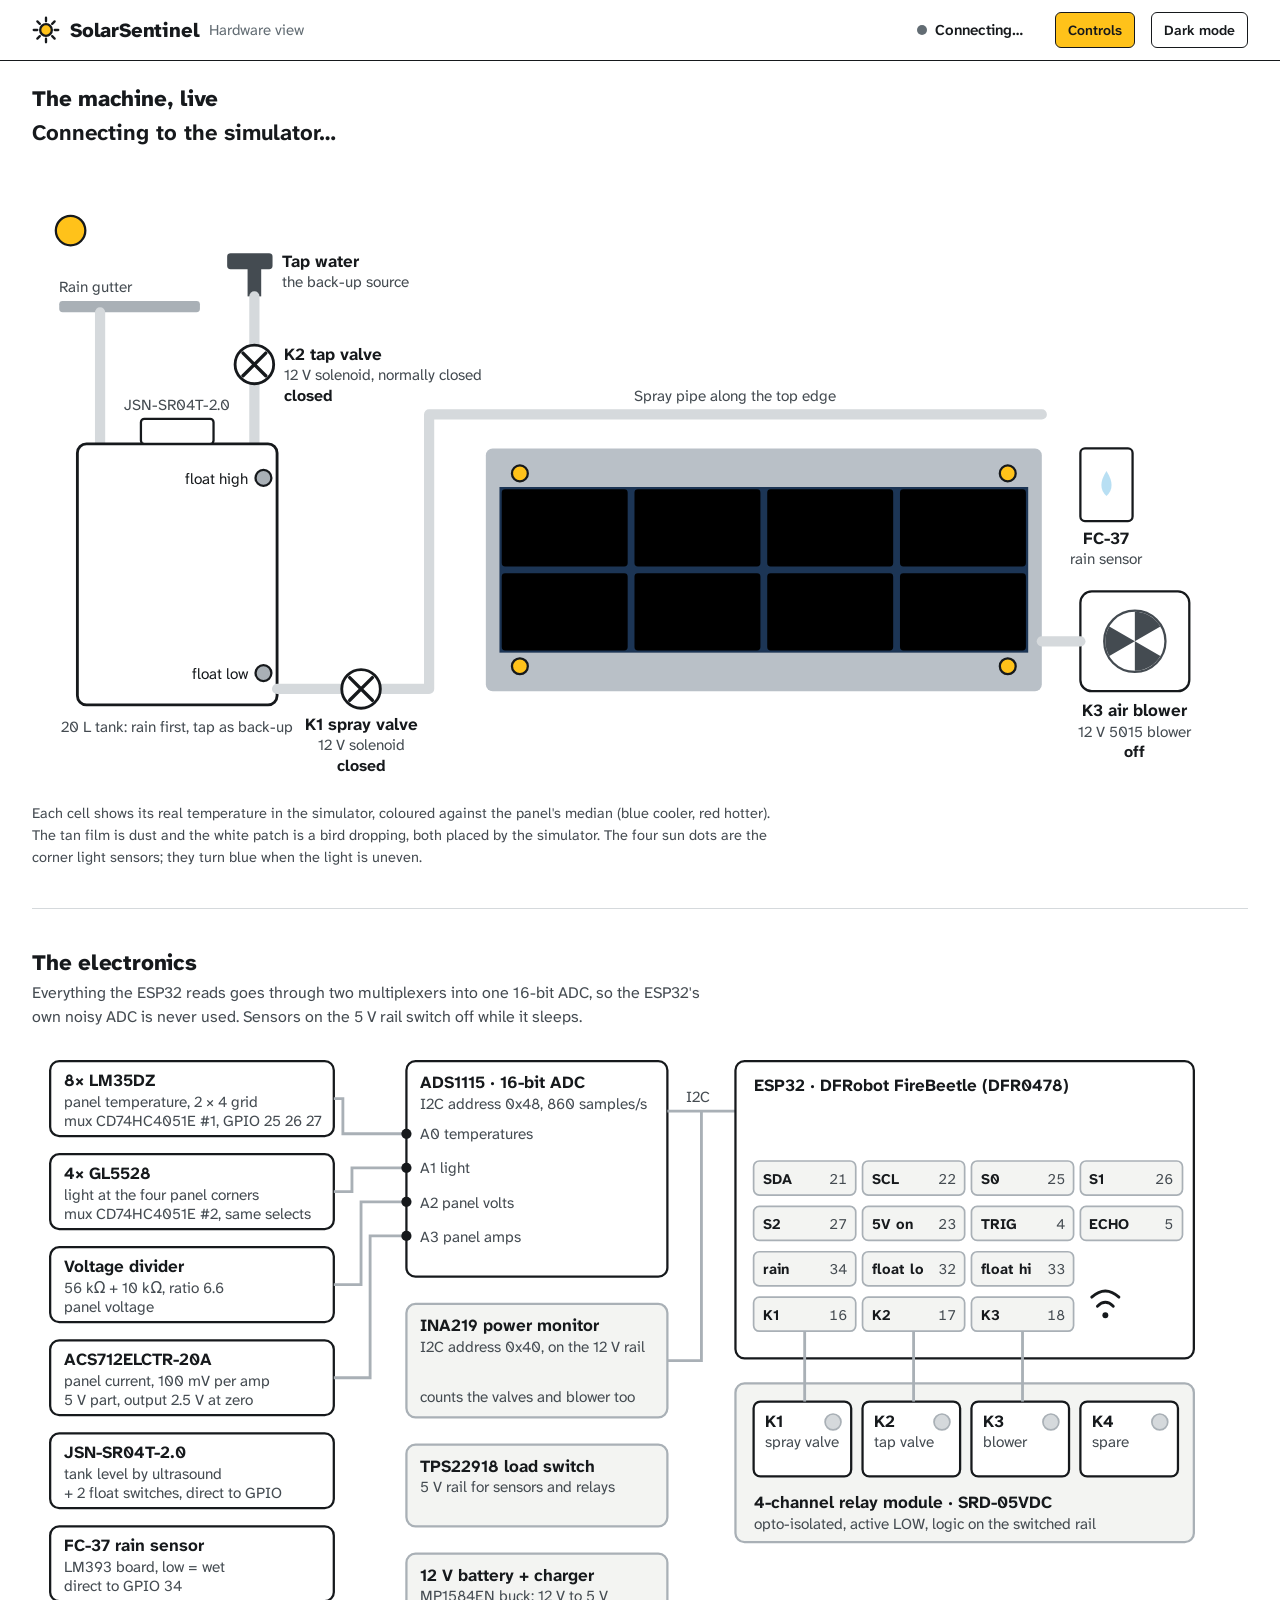
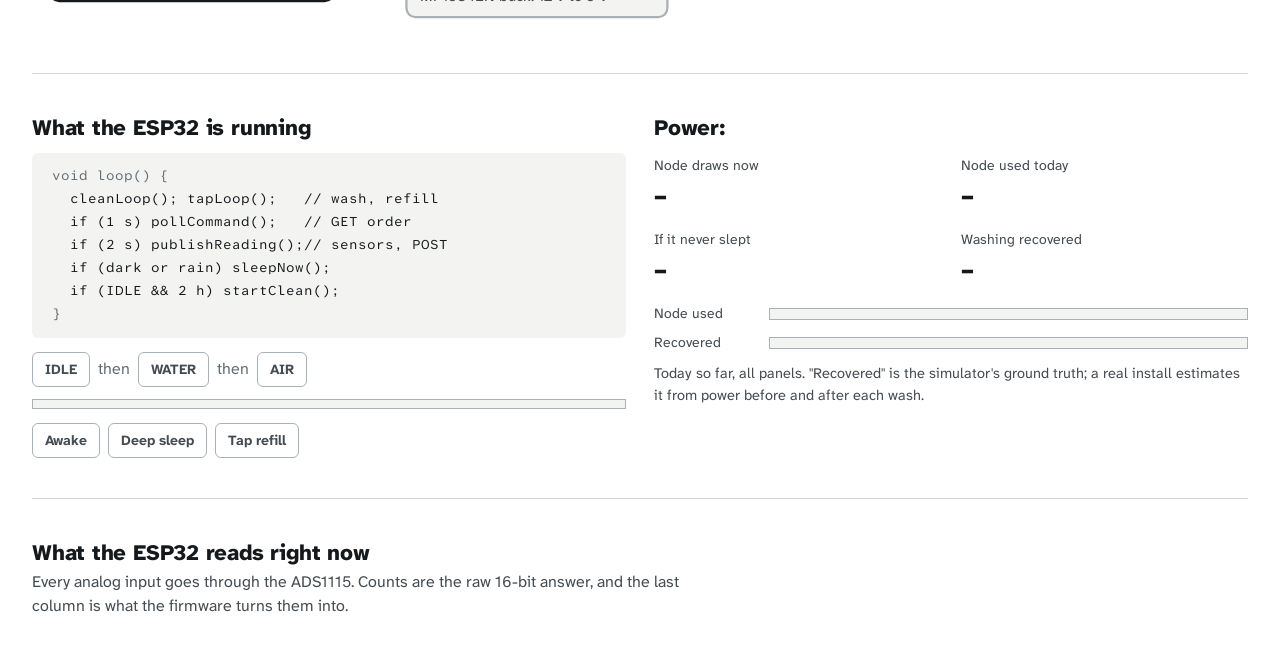
<file: 3-hardware-sim/sim/console.html>
<!doctype html>
<html lang="en">
<head>
<meta charset="utf-8">
<meta name="viewport" content="width=device-width,initial-scale=1">
<title>SolarSentinel hardware view</title>
<link rel="icon" href="data:image/svg+xml,%3Csvg xmlns='http://www.w3.org/2000/svg' viewBox='0 0 24 24'%3E%3Ccircle cx='12' cy='12' r='5' fill='%23FFC21A' stroke='%2316191C' stroke-width='2'/%3E%3Cpath d='M12 1.5v3M12 19.5v3M1.5 12h3M19.5 12h3M4.6 4.6l2.1 2.1M17.3 17.3l2.1 2.1M4.6 19.4l2.1-2.1M17.3 6.7l2.1-2.1' stroke='%2316191C' stroke-width='2' stroke-linecap='round'/%3E%3C/svg%3E">
<link rel="stylesheet" href="../../shared/ss.css">
<style>
.tabs{display:flex;gap:8px;flex-wrap:wrap}
.lay{display:grid;grid-template-columns:minmax(0,1fr) 340px;gap:clamp(20px,3vw,44px);align-items:start}
.rail{position:sticky;top:76px;max-height:calc(100vh - 92px);overflow:auto;padding:24px 6px 32px 0}
#ctl-btn,#ctl-close{display:none}
/* below 1480 px the diagrams get the whole width and the controls slide in from the right */
@media(max-width:1479px){
  .lay{grid-template-columns:minmax(0,1fr)}
  .rail{position:fixed;top:0;right:0;bottom:0;max-height:none;width:min(380px,100vw);padding:16px 20px 32px;background:var(--paper);border-left:1.5px solid var(--ink);transform:translateX(105%);transition:transform .2s;z-index:50}
  .rail.open{transform:none}
  #ctl-btn,#ctl-close{display:inline-flex}
  #ctl-close{margin-bottom:12px}
}
.say{font-size:clamp(18px,1.9vw,22px);font-weight:700;line-height:1.3;margin:6px 0 16px;min-height:2.6em;max-width:60ch}
.cap{color:var(--ink2);font-size:14.5px;margin-top:10px;max-width:84ch}
.dwrap{overflow-x:auto;margin-inline:-2px;padding-inline:2px}
.d{display:block;width:100%;max-width:1180px;height:auto;min-width:1040px}
.d text{font-family:var(--sans);fill:var(--ink)}
.d .t{font-size:15px;font-weight:700}
.d .s{font-size:13.5px;fill:var(--ink2)}.d .s.in{fill:var(--ink);stroke:var(--paper);stroke-width:3.5px;paint-order:stroke;stroke-linejoin:round}
.d .v{font-size:14px;font-weight:700;font-variant-numeric:tabular-nums}
.d .big{font-size:28px;font-weight:800;font-variant-numeric:tabular-nums}
.d .cellt{font-size:16px;font-weight:700;font-variant-numeric:tabular-nums}
.d .pn{font-size:13px;font-weight:700}.d .pg{font-size:13px;fill:var(--ink2);font-variant-numeric:tabular-nums}
.d .bx{fill:var(--paper);stroke:var(--ink);stroke-width:2}
.d .bx.soft{fill:var(--ground);stroke:var(--rule2)}
.d .pipe{stroke:var(--rule);stroke-width:9;fill:none;stroke-linecap:round;stroke-linejoin:round}
.d .flow{stroke:var(--water);stroke-width:4;fill:none;stroke-dasharray:9 9;stroke-linecap:round;stroke-linejoin:round;opacity:0}
.d .flow.tapf{stroke:var(--ink2)}
.d .flow.go{opacity:1;animation:dash .5s linear infinite}
@keyframes dash{to{stroke-dashoffset:-18}}
.d .vlv{fill:var(--paper);stroke:var(--ink);stroke-width:2.5}
.d .vlv.on{fill:var(--ok);stroke:var(--ok)}
.d .vx{stroke:var(--ink);stroke-width:3;stroke-linecap:round}
.d .wire{stroke:var(--rule2);stroke-width:2.5;fill:none}
.d .wire.act{stroke:var(--ink);stroke-dasharray:6 5;animation:dash .5s linear infinite}
.d .chip rect{fill:var(--ground);stroke:var(--rule2);stroke-width:1.5}
.d .chip.amber rect{fill:var(--sun);stroke:var(--ink)}
.d .chip.amber text{fill:var(--on-sun)}
.d .chip.go rect{fill:var(--ok);stroke:var(--ok)}
.d .chip.go text{fill:#fff}
[data-theme=dark] .d .chip.go text{fill:#16191C}
.d .chip.wet rect{fill:var(--water);stroke:var(--water)}
.d .chip.wet text{fill:#16191C}
.d .chip.off rect{fill:var(--paper);stroke:var(--rule)}
.d .drop{stroke:var(--water);stroke-width:3;stroke-linecap:round;opacity:0}
.d .spray .drop{animation:fall .8s linear infinite}
@keyframes fall{0%{transform:translateY(0);opacity:.95}100%{transform:translateY(170px);opacity:0}}
.d .rainline{stroke:var(--water);stroke-width:2;stroke-linecap:round;opacity:0}
.d .raining .rainline{animation:rain .6s linear infinite}
@keyframes rain{0%{transform:translateY(0);opacity:.9}100%{transform:translateY(28px);opacity:0}}
.d .streak{stroke:#fff;stroke-width:3;stroke-linecap:round;opacity:0}
.d .blow .streak{animation:blow .55s linear infinite}
@keyframes blow{0%{transform:translateX(0);opacity:.9}100%{transform:translateX(-440px);opacity:0}}
.d .fan{transform-box:fill-box;transform-origin:center}
.d .spinning .fan{animation:spin .35s linear infinite}
@keyframes spin{to{transform:rotate(360deg)}}
.d .ping{stroke:var(--ink);stroke-width:2;opacity:0}
.d .pinging .ping{animation:ping 1s linear infinite}
@keyframes ping{0%{opacity:.9;transform:translateY(0)}100%{opacity:0;transform:translateY(34px)}}
.d .dim{opacity:.28;transition:opacity .5s}
.d .lit{transition:opacity .5s}
.d .zzz{font-size:22px;font-weight:800;fill:var(--asleep);opacity:0}
.d .sleepy .zzz{animation:zz 2.2s ease-in-out infinite}
@keyframes zz{0%{opacity:0;transform:translateY(6px)}50%{opacity:1}100%{opacity:0;transform:translateY(-12px)}}
.code{font:13.5px/1.7 var(--mono);background:var(--ground);border-radius:var(--r);padding:12px 6px;overflow-x:auto}
.code div{padding:0 10px;border-left:4px solid transparent;white-space:pre;width:max-content;min-width:100%}
.code div.hl{background:var(--sun);color:var(--on-sun);border-left-color:var(--ink);font-weight:600}
.code .cm{color:var(--ink3)}
.fsm{display:flex;align-items:center;gap:8px;flex-wrap:wrap;margin:14px 0 0}
.fsm .st{padding:6px 12px;border:1.5px solid var(--rule2);border-radius:var(--r);font-weight:700;font-size:14px;color:var(--ink2)}
.fsm .st.cur{background:var(--ink);border-color:var(--ink);color:var(--paper)}
.fsm .sep{color:var(--ink3)}
.bar{height:12px;background:var(--ground);border:1px solid var(--rule2)}
.bar i{display:block;height:100%;width:0;transition:width .4s}
.kp{display:grid;grid-template-columns:1fr 1fr;gap:14px 20px;margin:14px 0}
.kp dt{font-size:14px;color:var(--ink2)}
.kp dd{font-size:26px;font-weight:800;letter-spacing:-.01em;font-variant-numeric:tabular-nums}
.mb{display:grid;grid-template-columns:7.5em 1fr;gap:10px;align-items:center;font-size:14px;color:var(--ink2);margin-top:8px}
.prog{height:10px;background:var(--ground);border:1px solid var(--rule2);margin-top:12px}
.prog i{display:block;height:100%;width:0;background:var(--water)}
.rail h2{font-size:18px;font-weight:800;margin:0 0 6px}
.rail .blk{padding-bottom:22px;margin-bottom:22px;border-bottom:1px solid var(--rule)}
.rail .log li{grid-template-columns:1fr;gap:0;font-size:14px;padding:6px 0}
.adc td:nth-child(n+3),.adc th:nth-child(n+3){text-align:right}
.adc td:last-child,.adc th:last-child{text-align:left;padding-left:16px}
</style>
</head>
<body>
<header class="top"><div class="wrap top-in">
  <a class="brand" href="./"><svg viewBox="0 0 24 24" aria-hidden="true"><circle cx="12" cy="12" r="5" fill="#FFC21A" stroke="currentColor" stroke-width="2"/><path d="M12 1.5v3M12 19.5v3M1.5 12h3M19.5 12h3M4.6 4.6l2.1 2.1M17.3 17.3l2.1 2.1M4.6 19.4l2.1-2.1M17.3 6.7l2.1-2.1" stroke="currentColor" stroke-width="2" stroke-linecap="round" fill="none"/></svg>SolarSentinel <small>Hardware view</small></a>
  <nav class="tabs" id="tabs" aria-label="Choose a panel"></nav>
  <div class="top-r">
    <span class="live"><i class="dot" id="ldot"></i><span id="link">Connecting…</span></span>
    <span class="clock num" id="clock"></span>
    <button class="btn primary sm" id="ctl-btn" type="button" aria-expanded="false" aria-controls="rail">Controls</button>
    <button class="btn sm" id="theme" type="button" aria-pressed="false">Dark mode</button>
  </div>
</div></header>

<div class="wrap lay">
<main>
  <section class="sec" style="padding-top:24px">
    <h2 class="h2">The machine, live</h2>
    <p class="say" id="say" aria-live="polite">Connecting to the simulator…</p>
    <div class="dwrap"><svg class="d" id="machine" viewBox="0 0 1040 530" role="img" aria-label="Water side of one panel node: rain gutter, tap, tank, valves, spray pipe, panel and blower"></svg></div>
    <p class="cap">Each cell shows its real temperature in the simulator, coloured against the panel's median (blue cooler, red hotter). The tan film is dust and the white patch is a bird dropping, both placed by the simulator. The four sun dots are the corner light sensors; they turn blue when the light is uneven.</p>
  </section>

  <section class="sec">
    <h2 class="h2">The electronics</h2>
    <p class="lede" style="margin:4px 0 14px">Everything the ESP32 reads goes through two multiplexers into one 16-bit ADC, so the ESP32's own noisy ADC is never used. Sensors on the 5 V rail switch off while it sleeps.</p>
    <div class="dwrap"><svg class="d" id="elec" viewBox="0 0 1040 520" role="img" aria-label="Electronics of one node: sensors, ADS1115, INA219, ESP32, relay module"></svg></div>
  </section>

  <section class="sec">
    <div class="grid g2">
      <div>
        <h2 class="h2">What the ESP32 is running</h2>
        <p class="lede" id="progt" style="margin:4px 0 12px"></p>
        <div class="code" id="code" role="img" aria-label="The firmware loop"></div>
        <div class="fsm"><span class="st" id="s0">IDLE</span><span class="sep">then</span><span class="st" id="s1">WATER</span><span class="sep">then</span><span class="st" id="s2">AIR</span></div>
        <div class="prog"><i id="prog"></i></div>
        <div class="fsm"><span class="st" id="f0">Awake</span><span class="st" id="f1">Deep sleep</span><span class="st" id="f2">Tap refill</span></div>
      </div>
      <div>
        <h2 class="h2">Power: <span id="pmode"></span></h2>
        <dl class="kp">
          <div><dt>Node draws now</dt><dd id="kmw">–</dd></div>
          <div><dt>Node used today</dt><dd id="kwh">–</dd></div>
          <div><dt>If it never slept</dt><dd id="kao">–</dd></div>
          <div><dt>Washing recovered</dt><dd id="krec">–</dd></div>
        </dl>
        <div class="mb"><span>Node used</span><div class="bar"><i id="bnode" style="background:var(--asleep)"></i></div></div>
        <div class="mb"><span>Recovered</span><div class="bar"><i id="brec" style="background:var(--ok)"></i></div></div>
        <p class="cap">Today so far, all panels. "Recovered" is the simulator's ground truth; a real install estimates it from power before and after each wash.</p>
      </div>
    </div>
  </section>

  <section class="sec">
    <h2 class="h2">What the ESP32 reads right now</h2>
    <p class="lede" style="margin:4px 0 12px">Every analog input goes through the ADS1115. Counts are the raw 16-bit answer, and the last column is what the firmware turns them into.</p>
    <div class="scroll"><table class="adc" id="adc"></table></div>
  </section>
</main>

<aside class="rail" id="rail" aria-label="Controls">
  <button class="btn sm" id="ctl-close" type="button">Close controls</button>
  <div class="blk"><h2>Cause trouble</h2><p class="muted" style="margin:0 0 8px;font-size:14.5px">Acts on the panel chosen at the top of the page.</p><div id="ctl"></div></div>
  <div class="blk"><h2>The world</h2><dl class="facts" id="world"></dl></div>
  <div><h2>What the node did</h2><ul class="log" id="log"></ul></div>
</aside>
</div>

<script src="../../shared/config.js"></script>
<script src="../../shared/ss.js"></script>
<script>
(function () {
  const $ = (id) => document.getElementById(id), nf = SS.fmt.n;
  SS.theme($('theme'));
  let S = null, recv = 0, sel = 0;

  /* ---------- drawing helpers ---------- */
  const T = (x, y, txt, cls, anchor, id) => `<text x="${x}" y="${y}" class="${cls || 's'}"${anchor ? ` text-anchor="${anchor}"` : ''}${id ? ` id="${id}"` : ''}>${txt}</text>`;
  const BX = (x, y, w, h, cls, id) => `<rect x="${x}" y="${y}" width="${w}" height="${h}" rx="8" class="bx ${cls || ''}"${id ? ` id="${id}"` : ''}/>`;

  /* ---------- the water side ---------- */
  function buildMachine() {
    let cells = '', noz = '', rain = '', air = '', ldr = '';
    for (let i = 0; i < 8; i++) {
      const x = 414 + (i & 3) * 117, y = 262 + (i >> 2) * 74;
      cells += `<rect id="cell${i}" x="${x}" y="${y}" width="111" height="68" rx="3"/><rect id="dust${i}" x="${x}" y="${y}" width="111" height="68" rx="3" fill="#8C6A3C" opacity="0"/>` +
        `<ellipse id="bird${i}" cx="${x + 55}" cy="${y + 34}" rx="26" ry="16" fill="#F2F0E8" stroke="#B9B2A0" opacity="0"/><text id="ct${i}" x="${x + 55}" y="${y + 40}" text-anchor="middle" class="cellt"></text>`;
    }
    [470, 580, 690, 800].forEach((x, k) => {
      noz += `<rect x="${x - 7}" y="198" width="14" height="14" fill="var(--ink2)"/>`;
      for (let j = 0; j < 5; j++) { const dx = x + (j - 2) * 8; noz += `<line class="drop" x1="${dx}" x2="${dx}" y1="216" y2="228" style="animation-delay:${(j * 0.16 + (k % 2) * 0.08).toFixed(2)}s"/>`; }
    });
    for (let k = 0; k < 14; k++) rain += `<line class="rainline" x1="${28 + k * 8}" x2="${24 + k * 8}" y1="60" y2="80" style="animation-delay:${(k * 0.09).toFixed(2)}s"/>`;
    for (let k = 0; k < 9; k++) { const y = 272 + k * 16; air += `<line class="streak" x1="878" x2="842" y1="${y}" y2="${y}" style="animation-delay:${(k * 0.07).toFixed(2)}s"/>`; }
    [[430, 248, 'start', 14], [860, 248, 'end', -14], [430, 418, 'start', 14], [860, 418, 'end', -14]].forEach(([x, y, a, dx], k) => {
      ldr += `<circle id="ldr${k}" cx="${x}" cy="${y}" r="7" fill="#FFC21A" stroke="var(--ink)" stroke-width="2"/>${T(x + dx, y + 5, '', 'v', a, 'ldt' + k)}`;
    });
    $('machine').innerHTML =
      `<g id="sky"><circle id="sun" cx="34" cy="34" r="13" fill="#FFC21A" stroke="var(--ink)" stroke-width="2"/><path id="moon" d="M40 20a14 14 0 1 0 0 28a11 11 0 0 1 0-28z" fill="var(--ink3)"/></g>${T(60, 40, '', 'v', '', 'skyt')}<g id="rainfx">${rain}</g>` +
      `<rect x="24" y="96" width="124" height="10" rx="3" fill="var(--rule2)"/>${T(24, 88, 'Rain gutter')}<path class="pipe" d="M60 106V222"/><path id="flowRain" class="flow" d="M60 106V222"/>` +
      `<rect x="172" y="54" width="40" height="14" rx="3" fill="var(--ink2)"/><rect x="190" y="66" width="12" height="26" fill="var(--ink2)"/>${T(220, 66, 'Tap water', 't')}${T(220, 84, 'the back-up source')}<path class="pipe" d="M196 92V222"/><path id="flowTap" class="flow tapf" d="M196 92V222"/>` +
      `<circle id="tapC" cx="196" cy="152" r="17" class="vlv"/><path id="tapX" d="M186 142l20 20M206 142l-20 20" class="vx"/>${T(222, 148, 'K2 tap valve', 't')}${T(222, 166, '12 V solenoid, normally closed')}${T(222, 184, 'closed', 'v', '', 'tapt')}` +
      `<rect x="40" y="222" width="176" height="230" rx="8" fill="var(--paper)" stroke="var(--ink)" stroke-width="2.5"/><rect id="water" x="44" y="448" width="168" height="0" fill="var(--water)" opacity=".75"/>` +
      `<g id="tankping"><rect x="96" y="200" width="64" height="22" rx="3" fill="var(--paper)" stroke="var(--ink)" stroke-width="2"/><line class="ping" x1="112" x2="112" y1="226" y2="236"/><line class="ping" x1="128" x2="128" y1="226" y2="236" style="animation-delay:.2s"/><line class="ping" x1="144" x2="144" y1="226" y2="236" style="animation-delay:.4s"/></g>${T(128, 192, 'JSN-SR04T-2.0', 's', 'middle')}` +
      `<circle id="fHigh" cx="204" cy="252" r="7" fill="var(--rule2)" stroke="var(--ink)" stroke-width="2"/>${T(190, 257, 'float high', 's in', 'end')}<circle id="fLow" cx="204" cy="424" r="7" fill="var(--rule2)" stroke="var(--ink)" stroke-width="2"/>${T(190, 429, 'float low', 's in', 'end')}` +
      `${T(128, 336, '', 'big', 'middle', 'tankpct')}${T(128, 358, '', 's in', 'middle', 'tanklit')}${T(128, 376, '', 's in', 'middle', 'tanksens')}${T(128, 476, '20 L tank: rain first, tap as back-up', 's', 'middle')}${T(128, 496, '', 'v', 'middle', 'holdt')}` +
      `<path class="pipe" d="M216 438H350V196H890"/><path id="flowS" class="flow" d="M216 438H350V196H890"/>` +
      `<circle id="spC" cx="290" cy="438" r="17" class="vlv"/><path id="spX" d="M280 428l20 20M300 428l-20 20" class="vx"/>${T(290, 474, 'K1 spray valve', 't', 'middle')}${T(290, 492, '12 V solenoid', 's', 'middle')}${T(290, 510, 'closed', 'v', 'middle', 'spt')}` +
      `${T(620, 184, 'Spray pipe along the top edge', 's', 'middle')}<rect x="400" y="226" width="490" height="214" rx="6" fill="var(--frame)"/><rect x="412" y="260" width="466" height="146" fill="var(--cell)"/><g id="cells">${cells}</g>` +
      `<rect id="shadow" x="414" y="262" width="0" height="142" fill="#000" opacity="0"/><g id="spray" class="spray" style="display:none">${noz}</g><g id="air" class="blow" style="display:none">${air}</g>` +
      `<clipPath id="skyclip"><rect x="400" y="100" width="490" height="90"/></clipPath><g clip-path="url(#skyclip)"><g id="cloud" opacity="0"><ellipse cx="0" cy="0" rx="70" ry="20" fill="var(--rule2)"/><circle cx="-28" cy="-12" r="22" fill="var(--rule2)"/><circle cx="14" cy="-20" r="28" fill="var(--rule2)"/></g></g>` +
      `${ldr}<rect x="924" y="226" width="46" height="64" rx="4" class="bx"/><path id="wetdrop" d="M947 246q9 14 0 22q-9-8 0-22z" fill="var(--water)" opacity=".3"/>${T(947, 310, 'FC-37', 't', 'middle')}${T(947, 328, 'rain sensor', 's', 'middle')}` +
      `<g id="blower"><rect x="924" y="352" width="96" height="88" rx="10" class="bx"/><g class="fan"><circle cx="972" cy="396" r="27" fill="none" stroke="var(--ink2)" stroke-width="2"/><path d="M972 396V370A26 26 0 0 1 994.5 383ZM972 396L994.5 409A26 26 0 0 1 972 422ZM972 396L949.5 409A26 26 0 0 1 949.5 383Z" fill="var(--ink2)"/></g></g>` +
      `<path class="pipe" d="M924 396H890"/>${T(972, 462, 'K3 air blower', 't', 'middle')}${T(972, 480, '12 V 5015 blower', 's', 'middle')}${T(972, 498, 'off', 'v', 'middle', 'blowt')}`;
  }

  /* ---------- the electronics ---------- */
  const PINS = [['SDA', 21], ['SCL', 22], ['S0', 25], ['S1', 26], ['S2', 27], ['5V on', 23], ['TRIG', 4], ['ECHO', 5], ['rain', 34], ['float lo', 32], ['float hi', 33], null, ['K1', 16], ['K2', 17], ['K3', 18]];
  function buildElec() {
    const SENS = [['8× LM35DZ', 'panel temperature, 2 × 4 grid', 'mux CD74HC4051E #1, GPIO 25 26 27', 'e0'], ['4× GL5528', 'light at the four panel corners', 'mux CD74HC4051E #2, same selects', 'e1'],
      ['Voltage divider', '56 kΩ + 10 kΩ, ratio 6.6', 'panel voltage', 'e2'], ['ACS712ELCTR-20A', 'panel current, 100 mV per amp', '5 V part, output 2.5 V at zero', 'e3'],
      ['JSN-SR04T-2.0', 'tank level by ultrasound', '+ 2 float switches, direct to GPIO', 'e4'], ['FC-37 rain sensor', 'LM393 board, low = wet', 'direct to GPIO 34', 'e5']];
    let s = '<g id="g-sens">';
    SENS.forEach(([a, b, c, id], i) => { const y = 16 + i * 82; s += BX(16, y, 250, 66, '') + T(28, y + 22, a, 't') + T(28, y + 40, b) + T(28, y + 57, c) + T(256, y + 22, '', 'v', 'end', id); });
    s += '</g>';
    const wires = [[49, 80, 274], [131, 110, 282], [213, 140, 290], [295, 170, 298]];
    wires.forEach(([y0, y1, jx]) => { s += `<path class="wire" d="M266 ${y0}H${jx}V${y1}H330"/>`; });
    s += '<g id="g-ads">' + BX(330, 16, 230, 190, '') + T(342, 40, 'ADS1115 · 16-bit ADC', 't') + T(342, 58, 'I2C address 0x48, 860 samples/s');
    ['A0 temperatures', 'A1 light', 'A2 panel volts', 'A3 panel amps'].forEach((n, i) => { const y = 80 + i * 30; s += `<circle cx="330" cy="${y}" r="4.5" fill="var(--ink)"/>${T(342, y + 5, n, 's')}${T(548, y + 5, '', 'v', 'end', 'a' + i)}`; });
    s += '</g>' + BX(330, 230, 230, 100, 'soft') + T(342, 254, 'INA219 power monitor', 't') + T(342, 272, 'I2C address 0x40, on the 12 V rail') + T(342, 296, '', 'v', '', 'inat') + T(342, 316, 'counts the valves and blower too');
    s += BX(330, 354, 230, 72, 'soft') + T(342, 378, 'TPS22918 load switch', 't') + T(342, 396, '5 V rail for sensors and relays') + T(342, 416, '', 'v', '', 'railt');
    s += BX(330, 450, 230, 56, 'soft') + T(342, 474, '12 V battery + charger', 't') + T(342, 492, 'MP1584EN buck: 12 V to 5 V');
    s += `<path class="wire" id="i2c" d="M560 60H620M560 280H590V60"/>${T(576, 52, 'I2C', 's')}`;
    s += BX(620, 16, 404, 262, '', 'esprect') + T(636, 42, 'ESP32 · DFRobot FireBeetle (DFR0478)', 't') + T(636, 62, '', 's', '', 'esp1') + T(636, 80, '', 's', '', 'esp2');
    s += '<g id="espz"><text class="zzz" x="962" y="48">z</text><text class="zzz" x="980" y="42" style="animation-delay:.7s">z</text><text class="zzz" x="998" y="36" style="animation-delay:1.4s">Z</text></g>';
    PINS.forEach((p, i) => { if (!p) return; const x = 636 + (i % 4) * 96, y = 104 + Math.floor(i / 4) * 40;
      s += `<g class="chip" id="pin${p[1]}"><rect x="${x}" y="${y}" width="90" height="30" rx="5"/>${T(x + 8, y + 20, p[0], 'pn')}${T(x + 82, y + 20, p[1], 'pg', 'end')}</g>`; });
    s += `<g id="wifi"><path d="M934 224q12-11 24 0M939 232q7-7 14 0" stroke="var(--ink)" stroke-width="2.5" fill="none" stroke-linecap="round"/><circle cx="946" cy="240" r="2.6" fill="var(--ink)"/></g>${T(964, 238, '', 's', '', 'wifit')}`;
    s += '<g id="g-rel">' + BX(620, 300, 404, 140, 'soft') + T(636, 410, '4-channel relay module · SRD-05VDC', 't') + T(636, 428, 'opto-isolated, active LOW, logic on the switched rail');
    [['K1', 'spray valve'], ['K2', 'tap valve'], ['K3', 'blower'], ['K4', 'spare']].forEach(([k, n], i) => { const x = 636 + i * 96;
      s += `<rect x="${x}" y="316" width="86" height="66" rx="6" class="bx"/>${T(x + 10, 338, k, 't')}${T(x + 10, 356, n)}<circle id="led${i}" cx="${x + 70}" cy="334" r="7" fill="var(--rule)" stroke="var(--rule2)" stroke-width="1.5"/>`; });
    s += `<path class="wire" id="wr0" d="M681 254V316"/><path class="wire" id="wr1" d="M777 254V316"/><path class="wire" id="wr2" d="M873 254V316"/></g>`;
    $('elec').innerHTML = s;
  }

  /* ---------- the firmware listing ---------- */
  const CODE = [['clean', '  cleanLoop(); tapLoop();   // wash, refill'], ['poll', '  if (1 s) pollCommand();   // GET order'], ['rep', '  if (2 s) publishReading();// sensors, POST'],
    ['sleep', '  if (dark or rain) sleepNow();'], ['timer', '  if (IDLE && 2 h) startClean();']];
  $('code').innerHTML = '<div class="cm">void loop() {</div>' + CODE.map((c) => `<div id="c_${c[0]}">${c[1]}</div>`).join('') + '<div class="cm">}</div>';

  /* ---------- controls ---------- */
  const send = (cmd, extra) => { const body = Object.assign({ cmd, panel: ctl.sel }, extra); return SS.local ? fetch('/do', { method: 'POST', body: JSON.stringify(body) }) : SS.post('/api/sim', body); };
  const ctl = SS.controls($('ctl'), send, { panelPicker: false });

  /* ---------- data in ---------- */
  function setS(s) { S = s; recv = Date.now(); render(); }
  if (SS.local) {
    setInterval(async () => { try { setS(await (await fetch('/state')).json()); } catch (e) { say('Lost the simulator: ' + e.message); } }, 250);
  } else {
    SS.feed((m) => { if (m.sim) setS(m.sim); else { S = null; say('The API is up, but the simulator is not sending to it yet.'); } }, (st) => { if (st === 'offline') say('Cannot reach the API at ' + SS.api); });
  }
  setInterval(() => { if (S) render(); }, 250);                     // keeps the wash progress bar moving between messages
  function say(t) { $('say').textContent = t; $('link').textContent = t; $('ldot').className = 'dot bad'; }

  const fmtmw = SS.fmt.mw;
  function render() {
    const P = S.panels[sel] || S.panels[0], N = P.node, asleep = P.mode === 'sleep', age = (Date.now() - recv) / 1000, C = S.cfg, A = N.adc;
    const ago = (k) => (S.ago ? S.ago[k] + age : 99);
    /* header */
    $('tabs').innerHTML = S.panels.map((p, i) => `<button class="btn sm" type="button" data-p="${i}" aria-pressed="${i === sel}">${p.id}${p.mode === 'sleep' ? ', asleep' : ''}</button>`).join('');
    $('ldot').className = 'dot ' + (S.link ? 'ok' : 'bad');
    $('link').textContent = S.link ? 'Sending to ' + S.api : 'Cannot reach ' + S.api + (S.link_error ? ' (' + S.link_error + ')' : '');
    $('clock').textContent = S.clock + (S.raining ? ', raining' : '') + (S.skipping ? ', skipping ahead…' : '');
    ctl.update(S);
    /* what is happening, in one sentence */
    const sp = N.cs === 'WATER' && !asleep, bl = N.cs === 'AIR' && !asleep, tp = P.tap, ms = (N.elapsed_ms || 0) + (N.cs === 'IDLE' ? 0 : age * 1000);
    $('say').textContent = asleep ? `Deep sleep (${P.sleep_reason}). Radio, sensors and valves are off. It wakes in about ${Math.max(1, Math.round(Math.max(0, P.wake_in_s - age * S.speed) / 60))} min to look at the sun.`
      : sp ? `Washing: the spray valve K1 is open. Water runs from the tank to the spray pipe (${Math.min(N.total_ms, ms) / 1000 | 0} s of ${N.total_ms / 1000} s).`
      : bl ? `Drying: the blower K3 is on (${Math.min(N.total_ms, ms) / 1000 | 0} s of ${N.total_ms / 1000} s).`
      : tp ? `Refilling the tank from the tap: K2 is open. The tank is at ${P.tank}%.`
      : N.timer_on ? 'Idle. The 2 hour backup timer is on.' : 'Idle. Waiting for an order from the API.';
    /* sky */
    const day = S.sun_wm2 > 0;
    $('sun').style.display = day ? '' : 'none'; $('moon').style.display = day ? 'none' : '';
    $('skyt').textContent = S.raining ? 'Raining' : day ? `Sun ${nf(S.sun_wm2)} W/m², ${S.ambient_c} °C` : `Night, ${S.ambient_c} °C`;
    $('rainfx').setAttribute('class', S.raining ? 'raining' : '');
    /* cells */
    const grid = [P.temps.slice(0, 4), P.temps.slice(4, 8)], sc = SS.heat.scaleOf(grid);
    P.temps.forEach((t, i) => {
      const rgb = SS.heat.ramp(SS.heat.tOf(t, sc)), dark = (0.2126 * rgb[0] + 0.7152 * rgb[1] + 0.0722 * rgb[2]) / 255 < 0.5;
      $('cell' + i).setAttribute('fill', `rgb(${rgb.map(Math.round)})`); $('ct' + i).textContent = t.toFixed(0) + '°'; $('ct' + i).style.fill = dark ? '#fff' : '#16191C';
      $('dust' + i).setAttribute('opacity', Math.min(0.75, Math.max(0, P.soil[i] - P.stuck[i]) * 2.2)); $('bird' + i).setAttribute('opacity', Math.min(0.95, P.stuck[i] * 2.2));
    });
    const lc = N.last.corners || [0, 0, 0, 0], lm = lc.reduce((a, b) => a + b, 0) / 4, uneven = (Math.max(...lc) - Math.min(...lc)) / Math.max(lm, 1) > 0.25;
    lc.forEach((l, k) => { $('ldr' + k).setAttribute('fill', `hsl(45 100% ${28 + Math.min(1, l / 100000) * 37}%)`); $('ldr' + k).setAttribute('stroke', uneven ? 'var(--shade)' : 'var(--ink)'); $('ldt' + k).textContent = Math.round(l / 1000) + 'k lux'; $('ldt' + k).style.fill = uneven ? 'var(--shade)' : ''; });
    if (P.cloud_x == null) { $('shadow').setAttribute('opacity', 0); $('cloud').setAttribute('opacity', 0); }
    else { const a = Math.max(0, P.cloud_x - 1.3), b = Math.min(1, P.cloud_x); $('shadow').setAttribute('x', 414 + a * 462); $('shadow').setAttribute('width', Math.max(0, (b - a) * 462)); $('shadow').setAttribute('opacity', 0.4); $('cloud').setAttribute('transform', `translate(${414 + (P.cloud_x - 0.65) * 462},160)`); $('cloud').setAttribute('opacity', 0.9); }
    $('wetdrop').setAttribute('opacity', P.raining ? 1 : 0.3);
    /* valves, flows, blower */
    const valve = (c, x, on) => { $(c).setAttribute('class', 'vlv' + (on ? ' on' : '')); $(x).style.display = on ? 'none' : ''; };
    valve('spC', 'spX', sp); valve('tapC', 'tapX', tp);
    $('spray').style.display = sp ? '' : 'none'; $('air').style.display = bl ? '' : 'none';
    $('blower').setAttribute('class', bl ? 'spinning' : '');
    $('spt').textContent = sp ? 'OPEN' : 'closed'; $('tapt').textContent = tp ? 'OPEN, refilling' : 'closed'; $('blowt').textContent = bl ? 'RUNNING' : 'off';
    $('flowS').classList.toggle('go', sp); $('flowTap').classList.toggle('go', tp); $('flowRain').classList.toggle('go', P.raining && P.tank < 100);
    $('holdt').textContent = P.tap_hold && N.tank_sensor < 25 ? 'Rain expected: tap valve held shut' : '';
    $('holdt').style.fill = 'var(--dust)';
    /* tank */
    const h = Math.round(2.22 * P.tank); $('water').setAttribute('height', h); $('water').setAttribute('y', 448 - h);
    $('tankpct').textContent = P.tank + '%'; $('tanklit').textContent = nf(P.tank * C.tank_l / 100, 1) + ' L of ' + C.tank_l + ' L'; $('tanksens').textContent = 'sensor reads ' + N.tank_sensor + '%';
    $('fHigh').setAttribute('fill', P.tank >= 95 ? 'var(--ok)' : 'var(--rule2)'); $('fLow').setAttribute('fill', P.tank > 6 ? 'var(--ok)' : 'var(--fault)');
    $('tankping').setAttribute('class', !asleep && Math.floor(Date.now() / 1000) % 2 === 0 ? 'pinging' : '');

    /* electronics */
    const rec = !asleep && ago('report') < 0.9, polling = !asleep && ago('poll') < 0.5, pg = !asleep && Math.floor(Date.now() / 1000) % 2 === 0;
    const temps = A.temp.map((m) => m[1] / C.mvc), avg = (a) => a.reduce((x, y) => x + y, 0) / a.length;
    const set = (id, t) => { const el = $(id); if (el) el.textContent = t; };
    set('e0', asleep ? 'off' : `${Math.min(...temps).toFixed(0)}–${Math.max(...temps).toFixed(0)} °C`); set('e1', asleep ? 'off' : `${nf(lm / 1000, 0)}k lux`); set('e2', asleep ? 'off' : N.last.v + ' V'); set('e3', asleep ? 'off' : N.last.a + ' A');
    set('e4', asleep ? 'off' : N.tank_sensor + ' %'); set('e5', asleep ? 'off' : P.raining ? 'wet' : 'dry');
    set('a0', asleep ? '' : (avg(A.temp.map((m) => m[1])) / 1000).toFixed(2) + ' V'); set('a1', asleep ? '' : (avg(A.ldr.map((m) => m[1])) / 1000).toFixed(2) + ' V'); set('a2', asleep ? '' : (A.volt[1] / 1000).toFixed(2) + ' V'); set('a3', asleep ? '' : (A.curr[1] / 1000).toFixed(2) + ' V');
    set('inat', 'Node draw: ' + fmtmw(N.mw)); set('railt', asleep ? 'OFF, GPIO 23 held low' : 'ON, GPIO 23 high');
    ['g-sens', 'g-ads', 'g-rel'].forEach((id) => $(id).setAttribute('class', asleep ? 'dim' : 'lit'));
    $('esprect').setAttribute('stroke-width', asleep ? 2 : 3); $('espz').setAttribute('class', asleep ? 'sleepy' : '');
    set('esp1', asleep ? `Deep sleep (${P.sleep_reason}), ${fmtmw(N.mw)}` : `Awake, ${N.cs.toLowerCase()}, ${fmtmw(N.mw)}`);
    set('esp2', asleep ? `Wakes in ${Math.max(1, Math.round(Math.max(0, P.wake_in_s - age * S.speed) / 60))} min to look at the sun` : `Spray ${sp ? 'ON' : 'off'}, tap ${tp ? 'ON' : 'off'}, blower ${bl ? 'ON' : 'off'}`);
    const chip = (g, cls) => { const el = $('pin' + g); if (el) el.setAttribute('class', 'chip ' + (cls || '')); };
    [21, 22, 25, 26, 27].forEach((g) => chip(g, rec ? 'amber' : '')); chip(23, asleep ? 'off' : 'go'); chip(4, pg ? 'amber' : ''); chip(5, pg ? 'amber' : ''); chip(32, ''); chip(33, '');
    chip(34, P.raining && !asleep ? 'wet' : ''); chip(16, sp ? 'go' : ''); chip(17, tp ? 'go' : ''); chip(18, bl ? 'go' : '');
    [sp, tp, bl, false].forEach((on, i) => { const l = $('led' + i); l.setAttribute('fill', on ? 'var(--ok)' : 'var(--rule)'); l.setAttribute('stroke', on ? 'var(--ok)' : 'var(--rule2)'); });
    [sp, tp, bl].forEach((on, i) => $('wr' + i).setAttribute('class', 'wire' + (on ? ' act' : '')));
    $('i2c').setAttribute('class', 'wire' + (rec ? ' act' : ''));
    $('wifi').setAttribute('opacity', asleep ? 0.15 : 1);
    set('wifit', asleep ? 'radio off' : rec ? 'sending' : polling ? 'asking' : 'radio on');

    /* firmware, state machines, power */
    const hl = (id, on) => { $(id).className = on ? 'hl' : ''; };
    hl('c_clean', !asleep && (N.cs !== 'IDLE' || tp)); hl('c_poll', polling); hl('c_rep', rec); hl('c_sleep', asleep); hl('c_timer', !asleep && N.timer_on && N.timer_in_s <= 0 && N.cs === 'IDLE');
    ['IDLE', 'WATER', 'AIR'].forEach((n, i) => { $('s' + i).className = 'st' + (!asleep && N.cs === n ? ' cur' : ''); });
    $('f0').className = 'st' + (!asleep ? ' cur' : ''); $('f1').className = 'st' + (asleep ? ' cur' : ''); $('f2').className = 'st' + (tp ? ' cur' : '');
    $('prog').style.width = (N.cs === 'IDLE' || asleep ? 0 : Math.min(100, ms / N.total_ms * 100)) + '%';
    $('progt').textContent = asleep ? 'Asleep, so nothing runs. On its timer the ESP32 looks at the four light sensors and the rain sensor, and goes back to sleep unless it is day and dry.'
      : N.cs === 'IDLE' ? (N.timer_on ? `The backup timer fires in ${Math.max(0, Math.round(N.timer_in_s / 60))} simulated minutes.` : 'The firmware loop below runs all day. It is a line-for-line port of solarsentinel.ino.') : 'A wash is running: water first, then the blower.';
    const T2 = S.today;
    $('pmode').textContent = asleep ? 'deep sleep' : 'awake';
    $('kmw').textContent = fmtmw(N.mw); $('kwh').textContent = nf(T2.node_wh, 2) + ' Wh'; $('kao').textContent = nf(T2.always_on_wh, 2) + ' Wh'; $('krec').textContent = nf(T2.recovered_wh, 0) + ' Wh';
    const mx = Math.max(T2.node_wh, T2.recovered_wh, 1); $('bnode').style.width = T2.node_wh / mx * 100 + '%'; $('brec').style.width = T2.recovered_wh / mx * 100 + '%';

    /* table, world, log */
    const cell = (a) => `<td>${nf(a[0], 1)}</td><td>${nf(a[1], 1)}</td>`;
    const CN = ['top left', 'top right', 'bottom left', 'bottom right'];
    $('adc').innerHTML = '<tr><th>Input</th><th>Sensor</th><th>Counts</th><th>Millivolts</th><th>The firmware turns it into</th></tr>' +
      `<tr><td>A2</td><td>Panel voltage</td>${cell(A.volt)}<td>${nf(A.volt[1] / 1000, 3)} V × ${C.volt_div} = ${N.last.v} V</td></tr>` +
      `<tr><td>A3</td><td>ACS712 current</td>${cell(A.curr)}<td>(${nf(A.curr[1] / 1000, 3)} − ${C.zero}) ÷ ${C.vpa} = ${N.last.a} A</td></tr>` +
      A.ldr.map((m, k) => `<tr><td>A1, mux ${k}</td><td>GL5528, ${CN[k]}</td>${cell(m)}<td>${nf(lc[k], 0)} lux</td></tr>`).join('') +
      A.temp.map((m, i) => `<tr><td>A0, mux ${i}</td><td>LM35DZ, row ${(i >> 2) + 1} column ${(i & 3) + 1}</td>${cell(m)}<td>${nf(m[1] / C.mvc, 1)} °C</td></tr>`).join('');
    const fact = (k, v) => `<div><dt>${k}</dt><dd>${v}</dd></div>`;
    $('world').innerHTML = fact('Dust on ' + P.id, P.soil_pct + '%') + fact('Tank', `${P.tank}% (sensor ${N.tank_sensor}%)`) + fact('Tap water used', nf(N.tap_s * C.tap_l_s, 1) + ' L') + fact('Water sprayed', nf(N.spray_s * C.spray_l_s, 1) + ' L') + fact('Sleeps taken', N.sleeps) +
      fact('Dust storm', S.storm ? 'yes' : 'no') + fact('Rain forecast', S.forecast_rain ? 'yes' : 'no') + fact('Raining', S.raining ? 'yes' : 'no') + fact('Site, all panels today', `tap ${nf(T2.tap_l, 1)} L, rain in ${nf(T2.rain_l, 1)} L, sprayed ${nf(T2.spray_l, 1)} L`);
    $('log').innerHTML = S.events.slice().reverse().map((e) => `<li><span>${SS.esc(e)}</span></li>`).join('') || '<li><span>Nothing yet.</span></li>';
  }

  const drawer = (open) => { $('rail').classList.toggle('open', open); $('ctl-btn').setAttribute('aria-expanded', open); };
  $('ctl-btn').onclick = () => drawer(!$('rail').classList.contains('open')); $('ctl-close').onclick = () => drawer(false);
  document.addEventListener('keydown', (e) => { if (e.key === 'Escape') drawer(false); });
  $('tabs').addEventListener('click', (e) => { const b = e.target.closest('button'); if (b) { sel = +b.dataset.p; ctl.sel = sel; if (S) render(); } });
  buildMachine(); buildElec();
})();
</script>
</body>
</html>
</file>
<file: shared/ss.css>
/* SolarSentinel shared styles. Flat colour only: no gradients, no shadows, no glass.
   Colour carries meaning (state, water, sleep). Everything else is ink on paper. */

@font-face{font-family:"Atkinson Hyperlegible Next";src:url(fonts/ahn-latin.woff2) format("woff2");font-weight:200 800;font-style:normal;font-display:swap;
  unicode-range:U+0000-00FF,U+0131,U+0152-0153,U+02BB-02BC,U+02C6,U+02DA,U+02DC,U+0304,U+0308,U+0329,U+2000-206F,U+20AC,U+2122,U+2191,U+2193,U+2212,U+2215,U+FEFF,U+FFFD}
@font-face{font-family:"Atkinson Hyperlegible Next";src:url(fonts/ahn-latin-ext.woff2) format("woff2");font-weight:200 800;font-style:normal;font-display:swap;
  unicode-range:U+0100-02BA,U+02BD-02C5,U+02C7-02CC,U+02CE-02D7,U+02DD-02FF,U+0304,U+0308,U+0329,U+1D00-1DBF,U+1E00-1E9F,U+1EF2-1EFF,U+2020,U+20A0-20AB,U+20AD-20C0,U+2113,U+2C60-2C7F,U+A720-A7FF}
@font-face{font-family:"Atkinson Hyperlegible Mono";src:url(fonts/ahm-latin.woff2) format("woff2");font-weight:200 800;font-style:normal;font-display:swap}

:root{
  --sans:"Atkinson Hyperlegible Next",ui-sans-serif,system-ui,"Segoe UI",Roboto,sans-serif;
  --mono:"Atkinson Hyperlegible Mono",ui-monospace,Menlo,Consolas,monospace;
  --paper:#FFFFFF; --ground:#F3F4F2; --ink:#16191C; --ink2:#444B51; --ink3:#626C73; --rule:#D5D9DC; --rule2:#A9B0B6;
  --frame:#B9C0C7; --cell:#1C3555;
  --sun:#FFC21A; --on-sun:#16191C;
  --ok:#1A8553; --dust:#A07800; --shade:#2D4FC8; --hot:#E4501A; --fault:#B01674; --water:#1496D8; --asleep:#6A7078;
  --ok-bg:#E3F2EA; --dust-bg:#FAEED3; --shade-bg:#E2EBFA; --hot-bg:#FBE4DA; --fault-bg:#F8DDEC; --water-bg:#DCEFF9; --asleep-bg:#ECEEF0;
  --r:6px; color-scheme:light;
}
[data-theme=dark]{
  --paper:#13161A; --ground:#1B1F24; --ink:#EEF1F3; --ink2:#C0C7CC; --ink3:#97A1A8; --rule:#2B323A; --rule2:#47515A;
  --frame:#5A646D; --cell:#1C3555;
  --ok:#4CC38C; --dust:#E0A832; --shade:#7C9BFF; --hot:#FF7A4A; --fault:#F06AB0; --water:#4DB8F2; --asleep:#9AA3AB;
  --ok-bg:#16302A; --dust-bg:#33290F; --shade-bg:#192640; --hot-bg:#38201A; --fault-bg:#38172B; --water-bg:#122C3A; --asleep-bg:#23282D;
  color-scheme:dark;
}

*,*::before,*::after{box-sizing:border-box}
html{-webkit-text-size-adjust:100%}
body{margin:0;background:var(--paper);color:var(--ink);font:400 16px/1.5 var(--sans);-webkit-font-smoothing:antialiased;text-rendering:optimizeLegibility}
h1,h2,h3,h4,p,dl,dd,figure,ul,ol{margin:0}
ul,ol{padding:0;list-style:none}
button,input,select{font:inherit;color:inherit}
a{color:inherit}
svg{display:block}
img,canvas{max-width:100%}
.num{font-variant-numeric:tabular-nums}
.mono{font-family:var(--mono)}
.muted{color:var(--ink3)}
.sr{position:absolute;width:1px;height:1px;overflow:hidden;clip:rect(0 0 0 0);white-space:nowrap}
.wrap{width:100%;max-width:1360px;margin-inline:auto;padding-inline:clamp(16px,3vw,32px)}
:focus-visible{outline:3px solid var(--ink);outline-offset:2px}

/* ---- header ---- */
.top{z-index:30;background:var(--paper);border-bottom:1.5px solid var(--ink)}
@media (min-width:720px){.top{position:sticky;top:0}}
.top-in{display:flex;align-items:center;flex-wrap:wrap;gap:8px 24px;min-height:60px;padding-block:8px}
.brand{display:flex;align-items:center;gap:10px;text-decoration:none;font-weight:800;font-size:20px;letter-spacing:-.01em;white-space:nowrap}
.brand svg{width:28px;height:28px;flex:none}
.brand small{font-weight:400;font-size:15px;color:var(--ink3);letter-spacing:0}
.top-r{margin-left:auto;display:flex;align-items:center;flex-wrap:wrap;gap:8px 16px}
.live{display:inline-flex;align-items:center;gap:8px;font-weight:600;font-size:15px;min-width:0}
.dot{width:10px;height:10px;border-radius:50%;background:var(--ink3);flex:none}
.dot.ok{background:var(--ok)}.dot.bad{background:var(--fault)}.dot.sleep{background:var(--asleep)}
.clock{font-size:15px;color:var(--ink2)}

/* ---- buttons ---- */
.btn{display:inline-flex;align-items:center;justify-content:center;gap:8px;min-height:42px;padding:0 16px;border:1.5px solid var(--ink);border-radius:var(--r);background:var(--paper);color:var(--ink);font-weight:600;font-size:15px;line-height:1.2;cursor:pointer;text-align:center}
.btn:hover{background:var(--ground)}
.btn:active{transform:translateY(1px)}
.btn.primary{background:var(--sun);color:var(--on-sun)}
.btn.primary:hover{background:#FFCF4D}
.btn[aria-pressed=true],.btn.on{background:var(--ink);color:var(--paper)}
.btn:disabled{opacity:.45;cursor:not-allowed;transform:none}
.btn.sm{min-height:36px;padding:0 12px;font-size:14px}
@media (pointer:coarse){.btn,.btn.sm{min-height:44px}}

/* ---- state marks: colour + shape + word, never colour alone ---- */
.state{display:inline-flex;align-items:center;gap:8px;font-weight:700;white-space:nowrap}
.state i{width:14px;height:14px;flex:none;border-radius:50%;background:var(--ink3)}
.s-ok i{background:var(--ok)}
.s-dust i{background:var(--dust);border-radius:0;clip-path:polygon(50% 4%,100% 94%,0 94%)}
.s-shading i{background:var(--shade);border-radius:2px}
.s-hotspot i{background:var(--hot);border-radius:0;clip-path:polygon(50% 0,100% 50%,50% 100%,0 50%)}
.s-fault i{background:var(--fault);border-radius:0;clip-path:polygon(18% 0,50% 32%,82% 0,100% 18%,68% 50%,100% 82%,82% 100%,50% 68%,18% 100%,0 82%,32% 50%,0 18%)}
.s-washing i,.s-drying i{background:var(--water);border-radius:50% 50% 50% 0;transform:rotate(-45deg) scale(.9)}
.s-asleep i{background:transparent;border:3px solid var(--asleep)}
.s-offline i{background:transparent;border:3px dashed var(--ink3)}

/* ---- sections, lists, tables ---- */
.sec{padding-block:clamp(24px,4vw,40px);border-top:1px solid var(--rule)}
.sec:first-child{border-top:0}
.h2{font-size:22px;line-height:1.25;font-weight:800;letter-spacing:-.01em}
.h3{font-size:17px;line-height:1.3;font-weight:700}
.lede{color:var(--ink2);max-width:68ch}
.grid{display:grid;gap:clamp(16px,2.4vw,28px);align-items:start}
.grid>*{min-width:0}
.g2{grid-template-columns:repeat(auto-fit,minmax(min(100%,440px),1fr))}
.g3{grid-template-columns:repeat(auto-fit,minmax(min(100%,300px),1fr))}
.facts{display:grid;gap:0;border-top:1px solid var(--rule)}
.facts>div{display:flex;justify-content:space-between;align-items:baseline;gap:16px;padding:10px 0;border-bottom:1px solid var(--rule)}
.facts dt{color:var(--ink2)}
.facts dd{font-weight:700;text-align:right;font-variant-numeric:tabular-nums}
.scroll{overflow-x:auto;max-width:100%}
table{width:100%;border-collapse:collapse;font-size:15px}
th,td{padding:7px 12px 7px 0;border-bottom:1px solid var(--rule);text-align:left;vertical-align:top;font-variant-numeric:tabular-nums}
th{font-weight:700;color:var(--ink2);white-space:nowrap}
tr.grp th{padding-top:16px;color:var(--ink);font-size:16px}
td.r,th.r{text-align:right}

/* ---- the few numbers that matter, large ---- */
.figs{display:grid;grid-template-columns:repeat(auto-fit,minmax(min(100%,210px),1fr));gap:20px 32px;margin-top:32px}
.figs dt{color:var(--ink2);font-size:15px}
.figs dd{font-size:clamp(34px,4vw,52px);font-weight:800;letter-spacing:-.02em;line-height:1.05;font-variant-numeric:tabular-nums;overflow-wrap:anywhere}
.figs small{font-size:16px;font-weight:600;color:var(--ink2);letter-spacing:0;margin-left:6px}

/* ---- panel picture: a real module with a silver frame ---- */
.pv{position:relative;padding:24px 0}
.pv-frame{position:relative;border:6px solid var(--frame);border-radius:4px;background:var(--cell);aspect-ratio:2/1;overflow:hidden}
.pv-frame canvas{display:block;width:100%;height:100%}
.pv.asleep canvas{filter:grayscale(1);opacity:.4}
.pv-tag{position:absolute;left:8px;top:8px;padding:3px 10px;border-radius:3px;background:var(--paper);color:var(--ink);font-weight:700;font-size:14px}
.ldr{position:absolute;display:inline-flex;align-items:center;gap:5px;font-weight:700;font-size:13px;line-height:1;color:var(--ink2);font-variant-numeric:tabular-nums}
.ldr svg{width:12px;height:12px}
.ldr.tl{left:2px;top:2px}.ldr.tr{right:2px;top:2px}.ldr.bl{left:2px;bottom:2px}.ldr.br{right:2px;bottom:2px}
.pv.uneven .ldr{color:var(--shade)}
.fx{position:absolute;inset:0;pointer-events:none;opacity:0;transition:opacity .2s}
.fx.on{opacity:1}
.fx i{position:absolute;display:block}
.fx.water i{top:-14px;width:5px;height:14px;border-radius:3px;background:var(--water);animation:drop .9s linear infinite;animation-delay:var(--d)}
.fx.air i{left:-30%;height:3px;width:22%;border-radius:2px;background:#fff;opacity:.85;animation:gust .7s linear infinite;animation-delay:var(--d)}
.fx:not(.on) i{animation-play-state:paused!important}
@keyframes drop{to{transform:translateY(260px)}}
@keyframes gust{to{transform:translateX(560%)}}
.legend{display:grid;grid-template-columns:auto 1fr auto;align-items:center;gap:10px;font-size:13px;color:var(--ink2)}
.legend .sw{display:flex;height:10px;border:1px solid var(--rule2)}
.legend .sw i{flex:1}

/* ---- charts ---- */
.chart{position:relative}
.chart svg text{font-family:var(--sans);font-size:13px;fill:var(--ink3);font-variant-numeric:tabular-nums}
.chart .g line{stroke:var(--rule);stroke-width:1}
.chart .ln{fill:none;stroke:var(--ink);stroke-width:2.5;stroke-linejoin:round;stroke-linecap:round}
.chart .mk line{stroke:var(--water);stroke-width:2;stroke-dasharray:4 4}
.chart .mk text{fill:var(--ink2);font-weight:700}
.tip{position:absolute;pointer-events:none;background:var(--ink);color:var(--paper);padding:6px 10px;border-radius:4px;font-size:14px;line-height:1.3;white-space:nowrap;transform:translate(-50%,-110%);z-index:5}

/* ---- control panel (demo and console) ---- */
.ctl h3{font-size:15px;font-weight:700;margin:18px 0 8px}
.ctl h3:first-child{margin-top:0}
.ctl .hint{font-size:14px;color:var(--ink3);margin:-4px 0 8px}
.ctl .row{display:flex;flex-wrap:wrap;gap:8px}

/* ---- logs ---- */
.log li{display:grid;grid-template-columns:5.5em 1fr;gap:12px;padding:8px 0;border-bottom:1px solid var(--rule);font-size:15px}
.log time{color:var(--ink3);font-variant-numeric:tabular-nums}
.log li>span{min-width:0;overflow-wrap:anywhere}

/* ---- notes, drawers ---- */
.note{padding:14px 16px;border-left:4px solid var(--ink);background:var(--ground);color:var(--ink2);max-width:80ch}
.note b{color:var(--ink)}
details.drawer{border:1.5px solid var(--ink);border-radius:var(--r)}
details.drawer>summary{display:flex;justify-content:space-between;align-items:center;gap:12px;min-height:48px;padding:0 16px;font-weight:700;cursor:pointer;list-style:none}
details.drawer>summary::-webkit-details-marker{display:none}
details.drawer>summary::after{content:"Show";font-weight:600;color:var(--ink3)}
details.drawer[open]>summary::after{content:"Hide"}
details.drawer>div{padding:4px 16px 20px;border-top:1px solid var(--rule)}
.empty{padding:28px 0;color:var(--ink2)}

@media (prefers-reduced-motion:reduce){*{animation:none!important;transition:none!important}}
</file>
